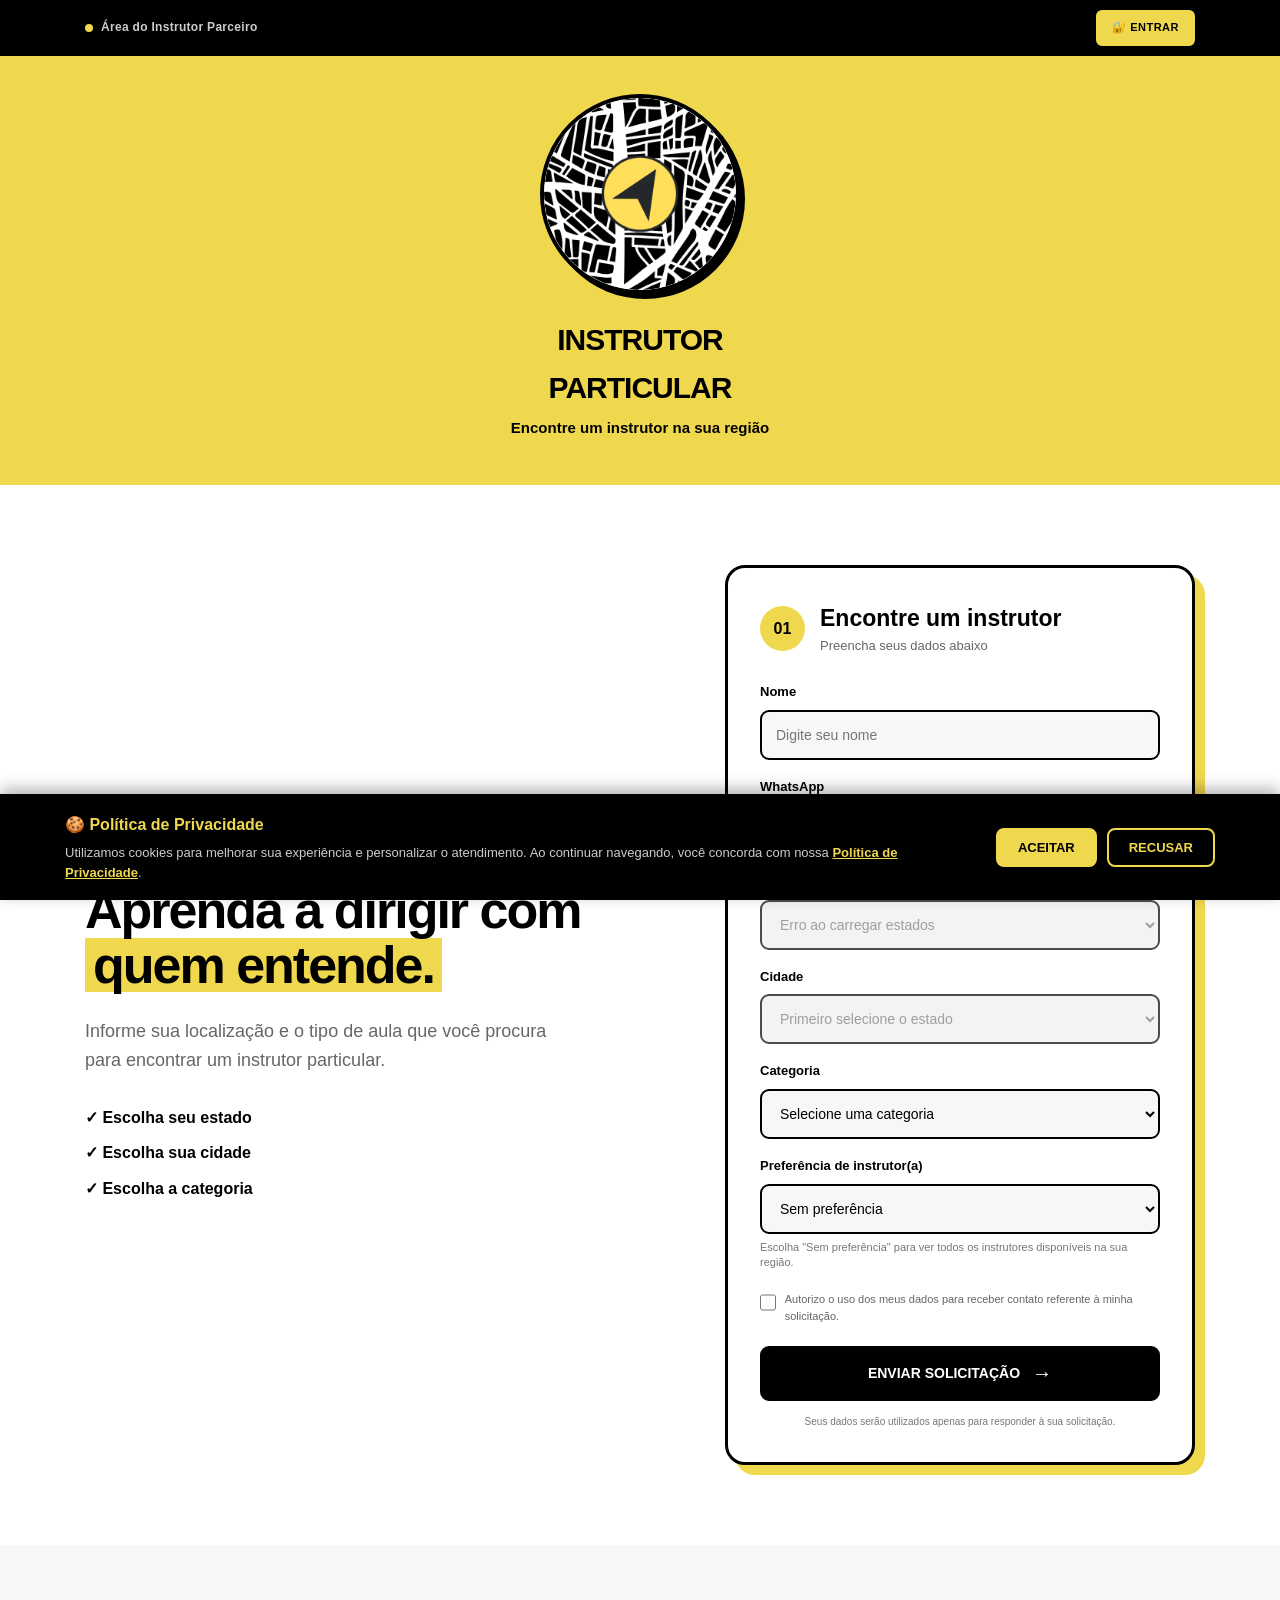
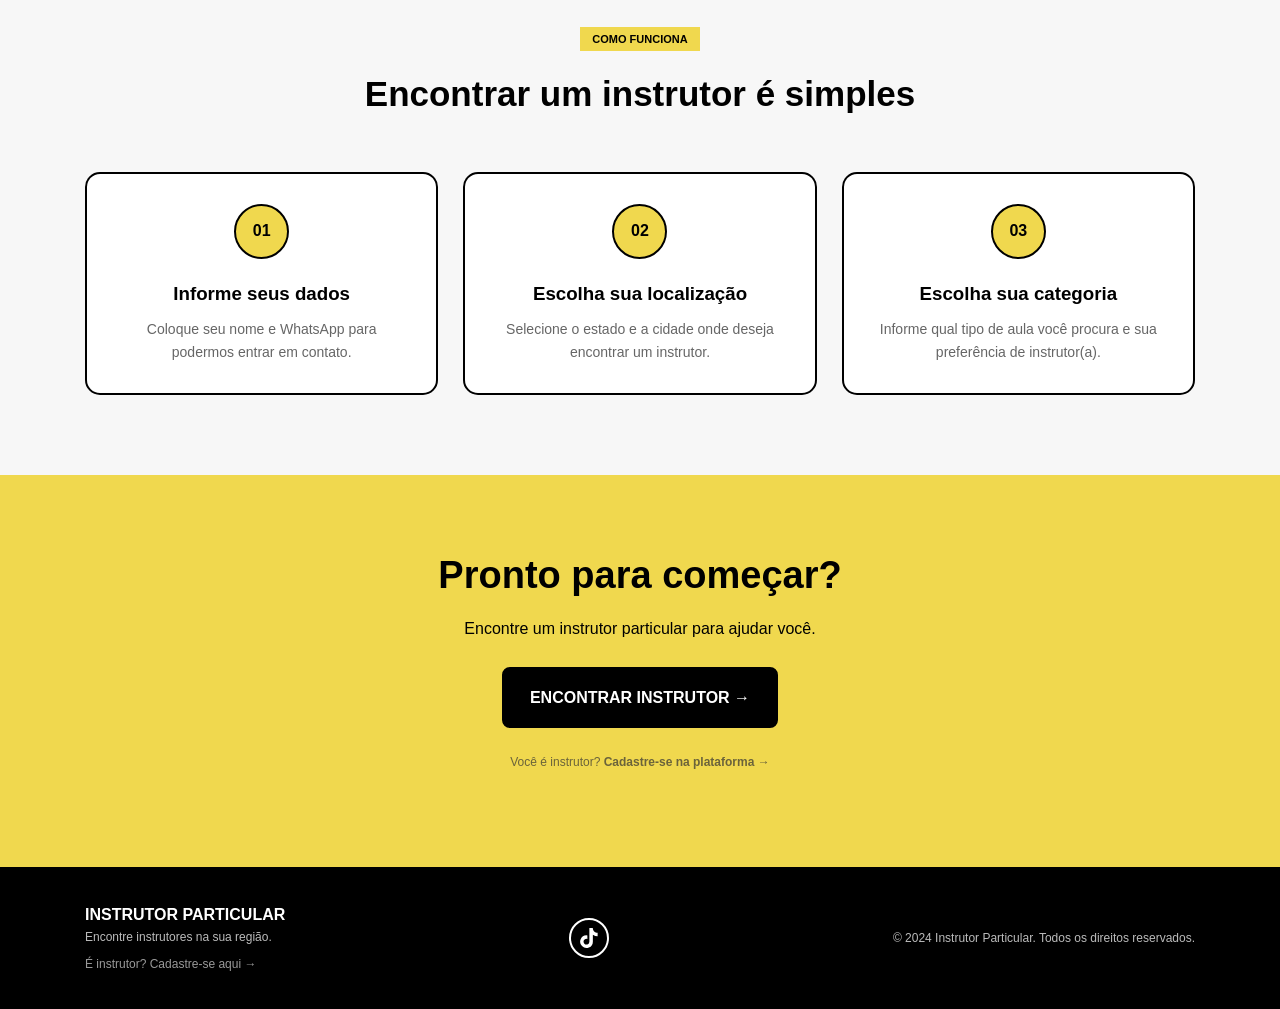
<file: index.html>
<!DOCTYPE html>
<html lang="pt-BR">

<head>
    <meta charset="UTF-8">
    <meta name="viewport" content="width=device-width, initial-scale=1.0">
    <meta name="description" content="Encontre um Instrutor Particular para aulas de direção na sua cidade.">
    <meta name="keywords" content="instrutor particular, instrutor de direção, aula de direção, primeira habilitação, aulas práticas">
    <meta name="author" content="Instrutor Particular">
    <meta name="robots" content="index, follow">
    <title>Instrutor Particular | Encontre um Instrutor na sua Região</title>

    <!-- FAVICON -->
    <link rel="icon" type="image/png" href="logo.png">
    <link rel="apple-touch-icon" href="logo.png">

    <!-- CSS -->
    <link rel="stylesheet" href="style.css">
    <link rel="stylesheet" href="login-topbar.css">

</head>

<body>

    <!-- ========================================
         TOPBAR DE ACESSO DO INSTRUTOR
    ======================================== -->
    <div class="topbar-instrutor" id="topbarInstrutor">
        <div class="container">
            <div class="topbar-msg">
                <span class="dot"></span>
                Área do Instrutor Parceiro
            </div>
            <div class="topbar-actions">
                <div class="topbar-user">
                    <span class="icon-user">👤</span>
                    <span class="name">Olá, Instrutor</span>
                </div>
                <a href="login.html" class="btn-topbar btn-entrar">🔐 ENTRAR</a>
                <a href="painel.html" class="btn-topbar btn-painel">📊 MEU PAINEL</a>
                <a href="#" class="btn-topbar btn-sair">SAIR</a>
            </div>
        </div>
    </div>

    <!-- ========================================
         TOPO
    ======================================== -->

    <header class="header">
        <div class="container">
            <div class="logo-area">
                <div class="logo-circle">
                    <img src="logo.png" alt="Logo Instrutor Particular" width="500" height="500">
                </div>
            </div>

            <div class="brand">
                <h1>INSTRUTOR <span>PARTICULAR</span></h1>
                <p>Encontre um instrutor na sua região</p>
            </div>
        </div>
    </header>

    <!-- ========================================
         CONTEÚDO PRINCIPAL
    ======================================== -->

    <main>

        <!-- ========================================
             HERO
        ======================================== -->

        <section class="hero" id="inicio">
            <div class="container hero-container">

                <!-- TEXTO -->
                <div class="hero-content">
                    <span class="badge">ENCONTRE SEU INSTRUTOR</span>
                    <h2>Aprenda a dirigir com <strong>quem entende.</strong></h2>
                    <p>Informe sua localização e o tipo de aula que você procura para encontrar um instrutor particular.</p>

                    <div class="hero-features">
                        <div>✓ Escolha seu estado</div>
                        <div>✓ Escolha sua cidade</div>
                        <div>✓ Escolha a categoria</div>
                    </div>
                </div>

                <!-- FORMULÁRIO -->
                <div class="form-card" id="formulario">
                    <div class="form-header">
                        <span class="form-number">01</span>
                        <div>
                            <h3>Encontre um instrutor</h3>
                            <p>Preencha seus dados abaixo</p>
                        </div>
                    </div>

                    <!-- FORMULÁRIO COM WEB3FORMS -->
                    <form id="instrutorForm" action="https://api.web3forms.com/submit" method="POST">
                        
                        <!-- Web3Forms Access Key -->
                        <input type="hidden" name="access_key" value="227c6390-1c8f-46a4-afd9-aaa3f2333637">
                        
                        <!-- Redirecionamento -->
                        <input type="hidden" name="redirect" value="https://instrutorparticular.com.br/obrigado.html">
                        
                        <!-- Título do email -->
                        <input type="hidden" name="subject" value="Nova solicitação - Instrutor Particular">
                        
                        <!-- Formato do email -->
                        <input type="hidden" name="from_name" value="Site Instrutor Particular">

                        <!-- NOME -->
                        <div class="form-group">
                            <label for="nome">Nome</label>
                            <input type="text" id="nome" name="Nome" placeholder="Digite seu nome" autocomplete="name" maxlength="100" required>
                        </div>

                        <!-- WHATSAPP -->
                        <div class="form-group">
                            <label for="whatsapp">WhatsApp</label>
                            <input type="tel" id="whatsapp" name="WhatsApp" placeholder="(00) 00000-0000" autocomplete="tel" inputmode="numeric" maxlength="15" required>
                        </div>

                        <!-- ESTADO -->
                        <div class="form-group">
                            <label for="estado">Estado</label>
                            <select id="estado" name="Estado" autocomplete="address-level1" required>
                                <option value="">Selecione o estado</option>
                            </select>
                        </div>

                        <!-- CIDADE -->
                        <div class="form-group">
                            <label for="cidade">Cidade</label>
                            <select id="cidade" name="Cidade" autocomplete="address-level2" disabled required>
                                <option value="">Primeiro selecione o estado</option>
                            </select>
                        </div>

                        <!-- CATEGORIA -->
                        <div class="form-group">
                            <label for="categoria">Categoria</label>
                            <select id="categoria" name="Categoria" required>
                                <option value="">Selecione uma categoria</option>
                                <option value="Primeira habilitação - Carro">🚗 Primeira habilitação - Carro</option>
                                <option value="Primeira habilitação - Moto">🏍️ Primeira habilitação - Moto</option>
                                <option value="Carro + Moto">🚗🏍️ Carro + Moto</option>
                                <option value="Aulas práticas de direção">🚘 Aulas práticas de direção</option>
                                <option value="Preparação para prova prática">📝 Preparação para prova prática</option>
                                <option value="Aulas para habilitados">🔄 Aulas para habilitados</option>
                                <option value="Reciclagem">📚 Reciclagem</option>
                                <option value="Outras">⭐ Outras</option>
                            </select>
                        </div>

                        <!-- PREFERÊNCIA DE INSTRUTOR(A) -->
                        <div class="form-group">
                            <label for="preferencia">Preferência de instrutor(a)</label>
                            <select id="preferencia" name="PreferenciaInstrutor">
                                <option value="Sem preferência">Sem preferência</option>
                                <option value="Instrutor (homem)">Instrutor (homem)</option>
                                <option value="Instrutora (mulher)">Instrutora (mulher)</option>
                            </select>
                            <small style="display:block;margin-top:6px;font-size:11px;color:#777777;line-height:1.4;">
                                Escolha "Sem preferência" para ver todos os instrutores disponíveis na sua região.
                            </small>
                        </div>

                        <!-- AUTORIZAÇÃO -->
                        <div class="terms">
                            <input type="checkbox" id="termos" name="Autorizacao" value="Autorizado" required>
                            <label for="termos">Autorizo o uso dos meus dados para receber contato referente à minha solicitação.</label>
                        </div>

                        <!-- BOTÃO -->
                        <button type="submit" id="submitButton">
                            <span>ENVIAR SOLICITAÇÃO</span>
                            <span class="arrow">→</span>
                        </button>

                        <!-- PRIVACIDADE -->
                        <p class="privacy">Seus dados serão utilizados apenas para responder à sua solicitação.</p>
                    </form>
                </div>

            </div>
        </section>

        <!-- ========================================
             COMO FUNCIONA
        ======================================== -->

        <section class="how" id="como-funciona">
            <div class="container">
                <div class="section-title">
                    <span>COMO FUNCIONA</span>
                    <h2>Encontrar um instrutor é simples</h2>
                </div>

                <div class="steps">
                    <div class="step">
                        <div class="step-number">01</div>
                        <h3>Informe seus dados</h3>
                        <p>Coloque seu nome e WhatsApp para podermos entrar em contato.</p>
                    </div>

                    <div class="step">
                        <div class="step-number">02</div>
                        <h3>Escolha sua localização</h3>
                        <p>Selecione o estado e a cidade onde deseja encontrar um instrutor.</p>
                    </div>

                    <div class="step">
                        <div class="step-number">03</div>
                        <h3>Escolha sua categoria</h3>
                        <p>Informe qual tipo de aula você procura e sua preferência de instrutor(a).</p>
                    </div>
                </div>
            </div>
        </section>

        <!-- ========================================
             CHAMADA FINAL
        ======================================== -->

        <section class="cta">
            <div class="container">
                <h2>Pronto para começar?</h2>
                <p>Encontre um instrutor particular para ajudar você.</p>
                <a href="#formulario" class="cta-button">ENCONTRAR INSTRUTOR →</a>

                <!-- LINK DISCRETO PARA INSTRUTORES -->
                <p style="margin-top:25px;font-size:12px;">
                    <a href="cadastro-instrutor.html" style="color:#333333;text-decoration:none;opacity:0.7;transition:0.3s;" onmouseover="this.style.opacity='1';this.style.color='#000000'" onmouseout="this.style.opacity='0.7';this.style.color='#333333'">
                        Você é instrutor? <strong>Cadastre-se na plataforma →</strong>
                    </a>
                </p>
            </div>
        </section>

    </main>

    <!-- ========================================
     RODAPÉ
	======================================== -->

	<footer class="footer">
    <div class="container">
        <div>
            <strong>INSTRUTOR PARTICULAR</strong>
            <p>Encontre instrutores na sua região.</p>

            <!-- LINK DISCRETO PARA CADASTRO DE INSTRUTOR -->
            <p style="margin-top:8px;font-size:12px;">
                <a href="cadastro-instrutor.html" style="color:#999999;text-decoration:none;transition:0.3s;" onmouseover="this.style.color='#F0D84E'" onmouseout="this.style.color='#999999'">
                    É instrutor? Cadastre-se aqui →
                </a>
            </p>
        </div>
        
        <div class="social-links">
            <a href="https://www.tiktok.com/@instrutorparticularofc" target="_blank" rel="noopener noreferrer" class="social-icon tiktok" aria-label="TikTok">
                <svg width="24" height="24" viewBox="0 0 24 24" fill="currentColor" xmlns="http://www.w3.org/2000/svg">
                    <path d="M19.59 6.69a4.83 4.83 0 0 1-3.77-4.25V2h-3.45v13.67a2.89 2.89 0 0 1-5.2 1.74 2.89 2.89 0 0 1 2.31-4.64 2.93 2.93 0 0 1 .88.13V9.4a6.84 6.84 0 0 0-1-.05A6.33 6.33 0 0 0 5 20.1a6.34 6.34 0 0 0 10.86-4.43v-7a8.16 8.16 0 0 0 4.77 1.52v-3.4a4.85 4.85 0 0 1-1-.1z"/>
                </svg>
            </a>
        </div>
        
        <p class="copyright">© 2024 Instrutor Particular. Todos os direitos reservados.</p>
    </div>
	</footer>

    <!-- JAVASCRIPT -->
    <script src="script.js"></script>
    <script src="login-topbar.js"></script>

    <!-- BANNER LGPD / COOKIES -->
    <div id="lgpd-banner" class="lgpd-banner" style="display: none;">
        <div class="lgpd-content">
            <div class="lgpd-text">
                <strong>🍪 Política de Privacidade</strong>
                <p>Utilizamos cookies para melhorar sua experiência e personalizar o atendimento. Ao continuar navegando, você concorda com nossa <a href="politica-de-privacidade.html" class="lgpd-link">Política de Privacidade</a>.</p>
            </div>
            <div class="lgpd-actions">
                <button id="lgpd-accept" class="lgpd-btn lgpd-accept">ACEITAR</button>
                <button id="lgpd-reject" class="lgpd-btn lgpd-reject">RECUSAR</button>
            </div>
        </div>
    </div>

    <!-- CSS do Banner -->
    <style>
        .lgpd-banner {
            position: fixed;
            bottom: 0;
            left: 0;
            right: 0;
            z-index: 9999;
            background: #000000;
            color: #FFFFFF;
            padding: 18px 20px;
            box-shadow: 0 -5px 15px rgba(0,0,0,0.3);
            display: none;
        }

        .lgpd-content {
            max-width: 1150px;
            margin: auto;
            display: flex;
            justify-content: space-between;
            align-items: center;
            gap: 20px;
            flex-wrap: wrap;
        }

        .lgpd-text {
            flex: 1;
            min-width: 250px;
        }

        .lgpd-text strong {
            display: block;
            font-size: 16px;
            margin-bottom: 5px;
            color: #F0D84E;
        }

        .lgpd-text p {
            font-size: 13px;
            color: #CCCCCC;
            line-height: 1.5;
            margin: 0;
        }

        .lgpd-link {
            color: #F0D84E;
            text-decoration: underline;
            font-weight: bold;
        }

        .lgpd-link:hover {
            color: #FFFFFF;
        }

        .lgpd-actions {
            display: flex;
            gap: 10px;
            flex-shrink: 0;
        }

        .lgpd-btn {
            padding: 10px 20px;
            border: 2px solid #F0D84E;
            border-radius: 8px;
            font-weight: 900;
            font-size: 13px;
            cursor: pointer;
            transition: 0.2s;
            text-transform: uppercase;
        }

        .lgpd-accept {
            background: #F0D84E;
            color: #000000;
        }

        .lgpd-accept:hover {
            background: #FFFFFF;
            border-color: #FFFFFF;
        }

        .lgpd-reject {
            background: transparent;
            color: #F0D84E;
        }

        .lgpd-reject:hover {
            background: rgba(240, 216, 78, 0.1);
        }

        @media (max-width: 600px) {
            .lgpd-content {
                flex-direction: column;
                text-align: center;
            }
            .lgpd-actions {
                width: 100%;
                justify-content: center;
            }
            .lgpd-btn {
                flex: 1;
            }
        }
    </style>

    <!-- JavaScript do Banner -->
    <script>
        (function() {
            "use strict";

            const LGPD_KEY = "lgpd_consentimento";
            const banner = document.getElementById("lgpd-banner");
            const btnAccept = document.getElementById("lgpd-accept");
            const btnReject = document.getElementById("lgpd-reject");

            const decisao = localStorage.getItem(LGPD_KEY);

            if (!decisao) {
                setTimeout(function() {
                    banner.style.display = "block";
                }, 1000);
            }

            btnAccept.addEventListener("click", function() {
                localStorage.setItem(LGPD_KEY, "aceito");
                banner.style.display = "none";
                console.log("✅ Usuário aceitou os cookies");
            });

            btnReject.addEventListener("click", function() {
                localStorage.setItem(LGPD_KEY, "recusado");
                banner.style.display = "none";
                console.log("❌ Usuário recusou os cookies");
            });

        })();
    </script>

</body>

</html>
</file>
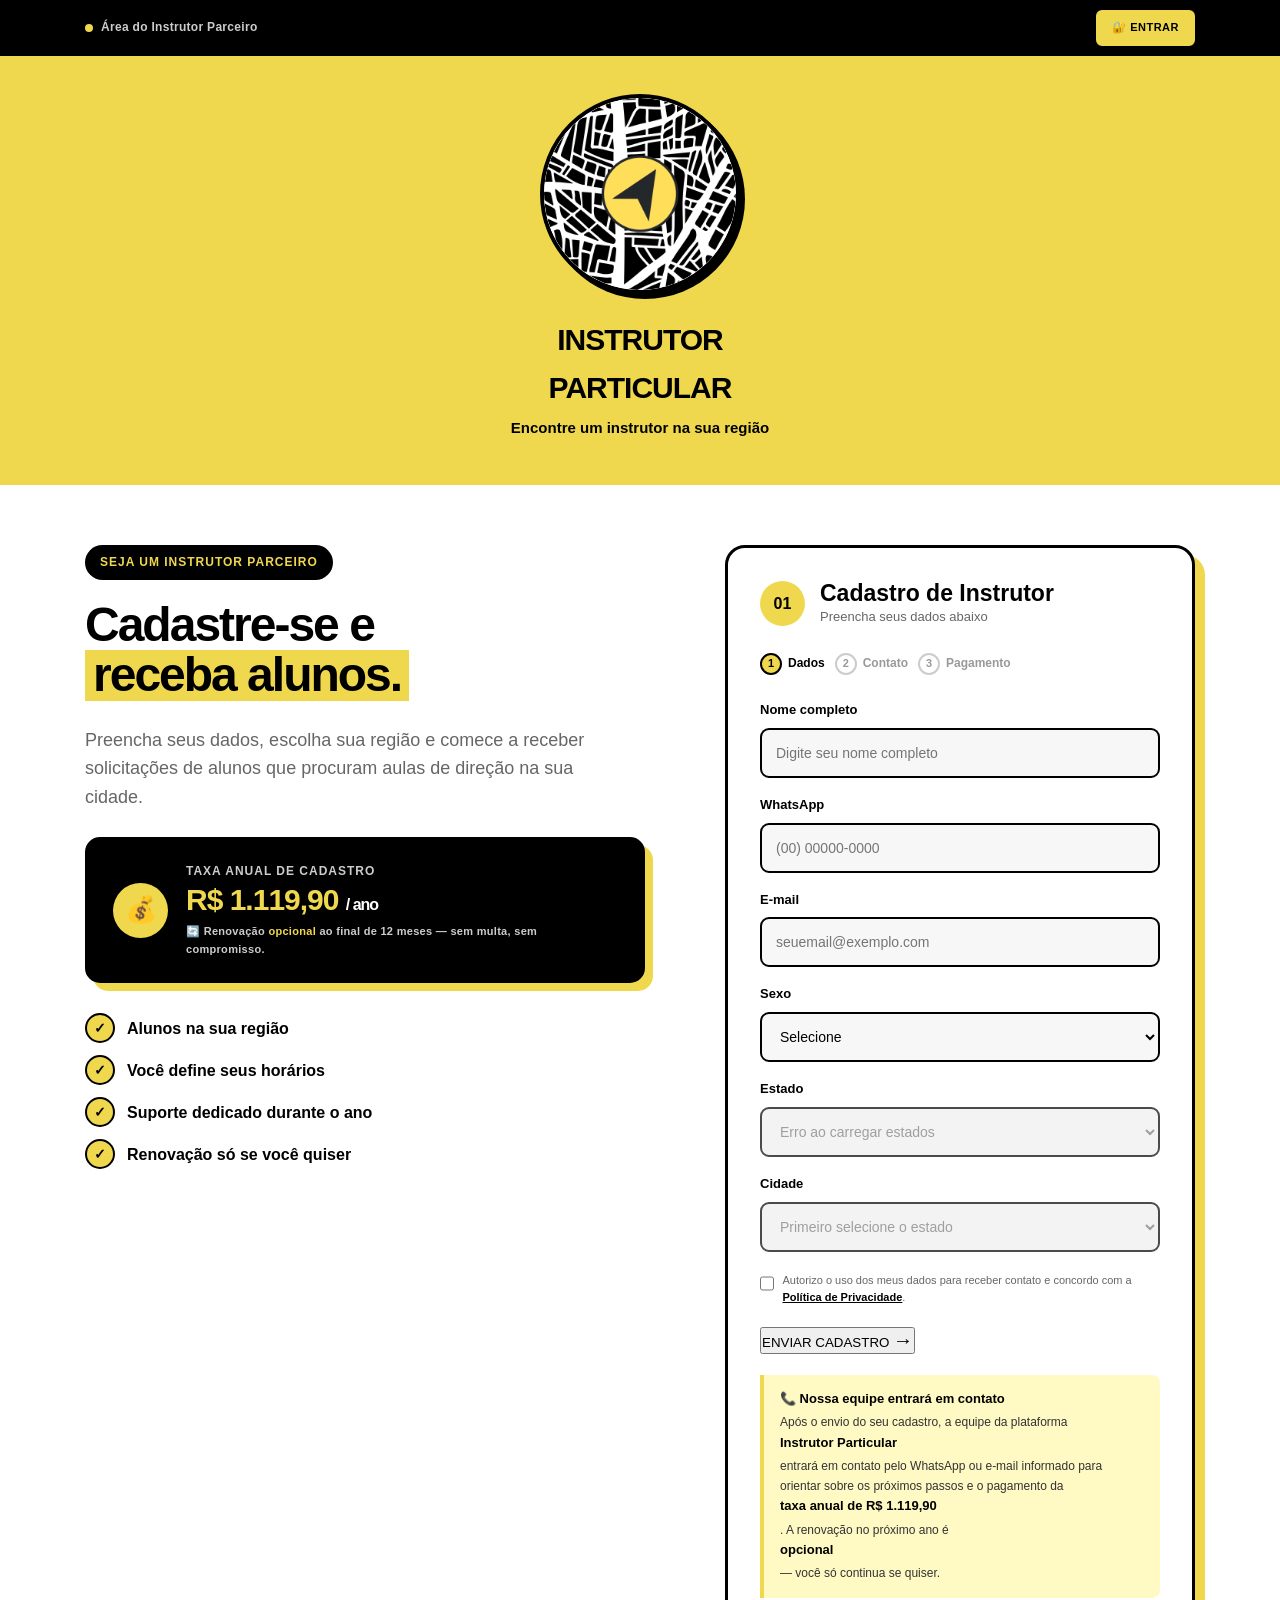
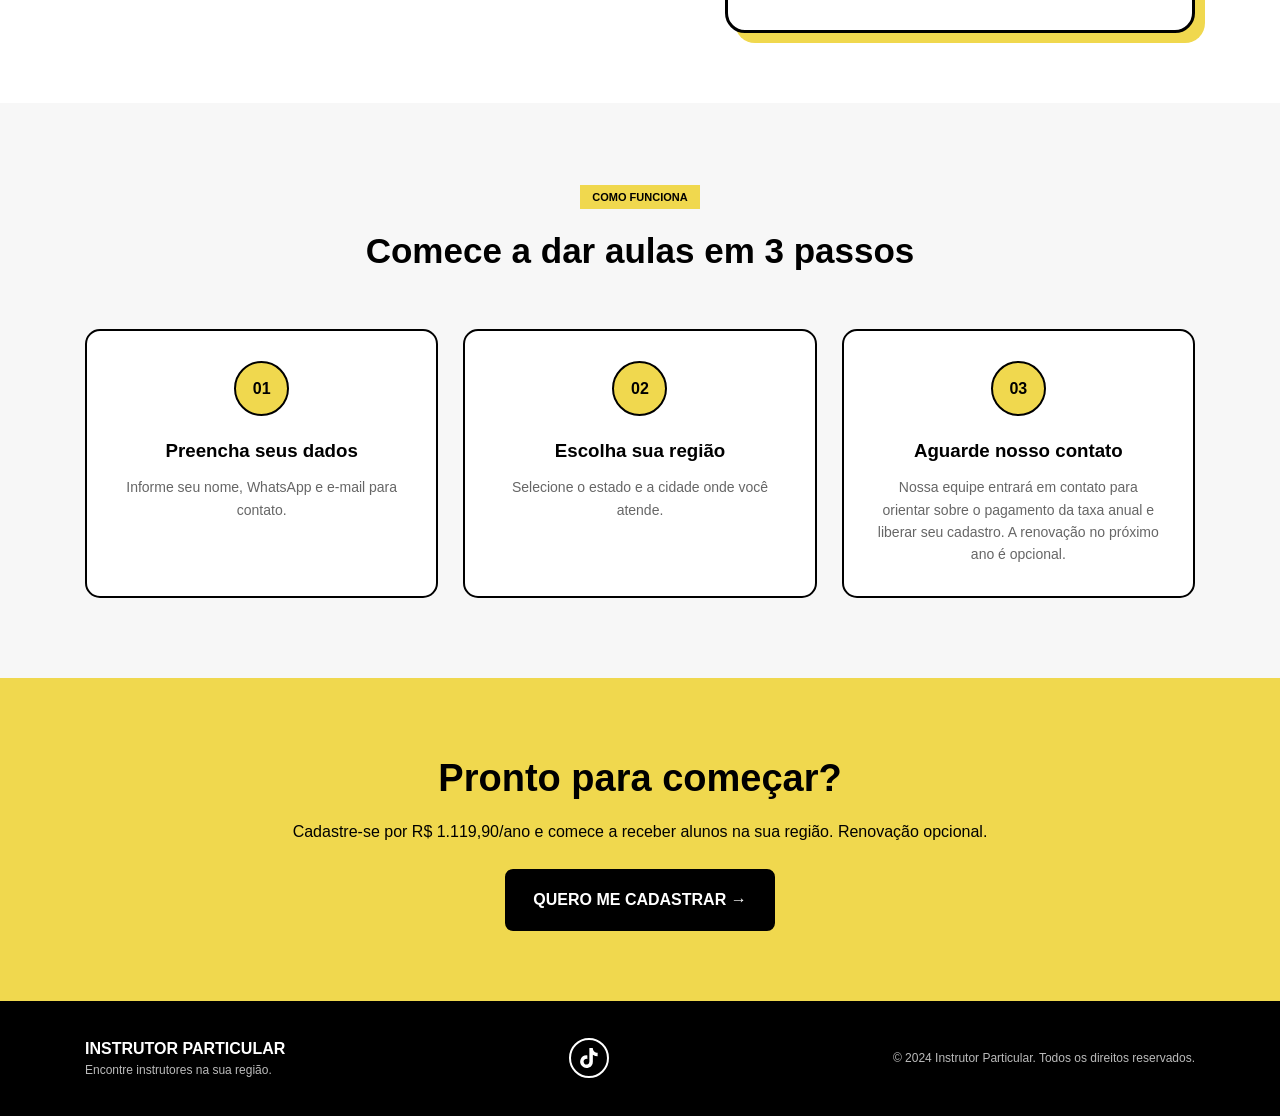
<file: cadastro-instrutor.html>
<!DOCTYPE html>
<html lang="pt-BR">

<head>
    <meta charset="UTF-8">
    <meta name="viewport" content="width=device-width, initial-scale=1.0">
    <meta name="description" content="Cadastre-se como instrutor particular por R$ 1.119,90/ano e comece a receber alunos na sua região. Renovação opcional.">
    <meta name="keywords" content="cadastro instrutor, instrutor particular, aulas de direção, parceiro, instrutor de trânsito">
    <meta name="author" content="Instrutor Particular">
    <meta name="robots" content="index, follow">
    <title>Cadastro de Instrutor | Instrutor Particular</title>

    <!-- FAVICON -->
    <link rel="icon" type="image/png" href="logo.png">
    <link rel="apple-touch-icon" href="logo.png">

    <!-- CSS principal -->
    <link rel="stylesheet" href="style.css">
    <link rel="stylesheet" href="login-topbar.css">

    <style>
        /* ========================================
           AJUSTES ESPECÍFICOS PARA A PÁGINA DE CADASTRO
        ======================================== */

        .cadastro-hero {
            background: #FFFFFF;
            padding: 60px 0 70px;
        }

        .cadastro-hero .container {
            display: grid;
            grid-template-columns: 1fr 470px;
            gap: 80px;
            align-items: start;
        }

        .cadastro-content {
            max-width: 560px;
        }

        .cadastro-content .badge {
            background: #000000;
            color: #F0D84E;
            display: inline-block;
            padding: 8px 15px;
            border-radius: 50px;
            font-size: 12px;
            font-weight: 900;
            letter-spacing: 1px;
            margin-bottom: 20px;
        }

        .cadastro-content h2 {
            font-size: 48px;
            line-height: 1.05;
            letter-spacing: -2px;
            margin-bottom: 25px;
        }

        .cadastro-content h2 strong {
            display: block;
            background: #F0D84E;
            padding: 0 8px;
            width: fit-content;
        }

        .cadastro-content > p {
            color: #666666;
            font-size: 18px;
            max-width: 500px;
            margin-bottom: 25px;
        }

        /* BLOCO DE PREÇO */
        .preco-box {
            background: #000000;
            color: #FFFFFF;
            border-radius: 15px;
            padding: 22px 25px;
            margin-bottom: 30px;
            display: flex;
            align-items: center;
            gap: 18px;
            border: 3px solid #000000;
            box-shadow: 8px 8px 0 #F0D84E;
        }

        .preco-icone {
            width: 55px;
            height: 55px;
            background: #F0D84E;
            border-radius: 50%;
            display: flex;
            align-items: center;
            justify-content: center;
            font-size: 26px;
            flex-shrink: 0;
        }

        .preco-info small {
            display: block;
            font-size: 12px;
            color: #CCCCCC;
            font-weight: 700;
            letter-spacing: 1px;
            margin-bottom: 4px;
        }

        .preco-valor {
            font-size: 30px;
            font-weight: 900;
            color: #F0D84E;
            letter-spacing: -1px;
            line-height: 1;
        }

        .preco-valor span {
            font-size: 16px;
            color: #FFFFFF;
            font-weight: 700;
        }

        .preco-obs {
            margin-top: 8px;
            font-size: 11px;
            color: #CCCCCC;
            font-weight: 600;
            letter-spacing: 0.3px;
        }

        .preco-obs strong {
            color: #F0D84E;
        }

        .beneficios-lista {
            list-style: none;
            margin-bottom: 20px;
        }

        .beneficios-lista li {
            display: flex;
            align-items: center;
            gap: 12px;
            font-weight: 700;
            margin-bottom: 12px;
            font-size: 16px;
        }

        .beneficios-lista li::before {
            content: "✓";
            display: inline-flex;
            align-items: center;
            justify-content: center;
            width: 26px;
            height: 26px;
            background: #F0D84E;
            border: 2px solid #000000;
            border-radius: 50%;
            font-weight: 900;
            font-size: 14px;
            flex-shrink: 0;
        }

        /* Card de cadastro */
        .cadastro-card {
            background: #FFFFFF;
            border: 3px solid #000000;
            border-radius: 20px;
            padding: 32px;
            box-shadow: 10px 10px 0 #F0D84E;
        }

        .cadastro-card .form-header {
            display: flex;
            align-items: center;
            gap: 15px;
            margin-bottom: 25px;
        }

        .cadastro-card .form-number {
            width: 45px;
            height: 45px;
            background: #F0D84E;
            border-radius: 50%;
            display: flex;
            align-items: center;
            justify-content: center;
            font-weight: 900;
            flex-shrink: 0;
        }

        .cadastro-card .form-header h3 {
            font-size: 23px;
            line-height: 1.2;
        }

        .cadastro-card .form-header p {
            color: #666666;
            font-size: 13px;
        }

        /* Etapas */
        .etapas {
            display: flex;
            gap: 10px;
            margin-bottom: 25px;
            flex-wrap: wrap;
        }

        .etapa-item {
            display: flex;
            align-items: center;
            gap: 6px;
            font-size: 12px;
            font-weight: 700;
            color: #999999;
        }

        .etapa-item.ativa {
            color: #000000;
        }

        .etapa-item .num {
            width: 22px;
            height: 22px;
            border-radius: 50%;
            border: 2px solid #CCCCCC;
            display: flex;
            align-items: center;
            justify-content: center;
            font-size: 11px;
            font-weight: 900;
        }

        .etapa-item.ativa .num {
            background: #F0D84E;
            border-color: #000000;
        }

        /* Aviso de contato */
        .aviso-contato {
            background: #FFF9C4;
            border-left: 4px solid #F0D84E;
            padding: 14px 16px;
            border-radius: 0 8px 8px 0;
            margin: 20px 0 0;
            font-size: 12px;
            color: #333;
            line-height: 1.6;
        }

        .aviso-contato strong {
            color: #000;
            display: block;
            margin-bottom: 4px;
            font-size: 13px;
        }

        /* Responsivo */
        @media (max-width: 900px) {
            .cadastro-hero .container {
                grid-template-columns: 1fr;
                gap: 50px;
            }

            .cadastro-content {
                max-width: 700px;
                margin: auto;
                text-align: center;
            }

            .cadastro-content h2 strong {
                margin: auto;
            }

            .cadastro-content > p {
                margin-left: auto;
                margin-right: auto;
            }

            .preco-box {
                max-width: 400px;
                margin-left: auto;
                margin-right: auto;
                text-align: left;
            }

            .beneficios-lista li {
                justify-content: center;
            }

            .cadastro-card {
                max-width: 550px;
                width: 100%;
                margin: auto;
            }
        }

        @media (max-width: 650px) {
            .cadastro-hero {
                padding: 40px 0 55px;
            }

            .cadastro-content h2 {
                font-size: 34px;
            }

            .cadastro-content > p {
                font-size: 16px;
            }

            .preco-valor {
                font-size: 26px;
            }

            .cadastro-card {
                padding: 23px 18px;
                box-shadow: 6px 6px 0 #F0D84E;
            }

            .beneficios-lista li {
                font-size: 14px;
                justify-content: flex-start;
            }
        }
    </style>
</head>

<body>

    <!-- ========================================
         TOPBAR DE ACESSO DO INSTRUTOR
    ======================================== -->
    <div class="topbar-instrutor" id="topbarInstrutor">
        <div class="container">
            <div class="topbar-msg">
                <span class="dot"></span>
                Área do Instrutor Parceiro
            </div>
            <div class="topbar-actions">
                <div class="topbar-user">
                    <span class="icon-user">👤</span>
                    <span class="name">Olá, Instrutor</span>
                </div>
                <a href="login.html" class="btn-topbar btn-entrar">🔐 ENTRAR</a>
                <a href="painel.html" class="btn-topbar btn-painel">📊 MEU PAINEL</a>
                <a href="#" class="btn-topbar btn-sair">SAIR</a>
            </div>
        </div>
    </div>

    <!-- ========================================
         TOPO
    ======================================== -->

    <header class="header">
        <div class="container">
            <div class="logo-area">
                <div class="logo-circle">
                    <img src="logo.png" alt="Logo Instrutor Particular" width="500" height="500">
                </div>
            </div>

            <div class="brand">
                <h1>INSTRUTOR <span>PARTICULAR</span></h1>
                <p>Encontre um instrutor na sua região</p>
            </div>
        </div>
    </header>

    <!-- ========================================
         CONTEÚDO PRINCIPAL
    ======================================== -->

    <main>

        <!-- HERO / CADASTRO -->
        <section class="cadastro-hero">
            <div class="container">

                <!-- TEXTO -->
                <div class="cadastro-content">
                    <span class="badge">SEJA UM INSTRUTOR PARCEIRO</span>
                    <h2>Cadastre-se e <strong>receba alunos.</strong></h2>
                    <p>Preencha seus dados, escolha sua região e comece a receber solicitações de alunos que procuram aulas de direção na sua cidade.</p>

                    <!-- BLOCO DE PREÇO -->
                    <div class="preco-box">
                        <div class="preco-icone">💰</div>
                        <div class="preco-info">
                            <small>TAXA ANUAL DE CADASTRO</small>
                            <div class="preco-valor">
                                R$ 1.119,90 <span>/ ano</span>
                            </div>
                            <div class="preco-obs">
                                🔄 Renovação <strong>opcional</strong> ao final de 12 meses — sem multa, sem compromisso.
                            </div>
                        </div>
                    </div>

                    <ul class="beneficios-lista">
                        <li>Alunos na sua região</li>
                        <li>Você define seus horários</li>
                        <li>Suporte dedicado durante o ano</li>
                        <li>Renovação só se você quiser</li>
                    </ul>
                </div>

                <!-- CARD DE CADASTRO -->
                <div class="cadastro-card" id="cadastro">

                    <div class="form-header">
                        <span class="form-number">01</span>
                        <div>
                            <h3>Cadastro de Instrutor</h3>
                            <p>Preencha seus dados abaixo</p>
                        </div>
                    </div>

                    <!-- ETAPAS -->
                    <div class="etapas">
                        <div class="etapa-item ativa">
                            <span class="num">1</span> Dados
                        </div>
                        <div class="etapa-item">
                            <span class="num">2</span> Contato
                        </div>
                        <div class="etapa-item">
                            <span class="num">3</span> Pagamento
                        </div>
                    </div>

                    <!-- FORMULÁRIO -->
                    <form id="instrutorCadastroForm" action="https://api.web3forms.com/submit" method="POST">

                        <!-- Web3Forms Access Key -->
                        <input type="hidden" name="access_key" value="8fead6da-abb5-4d38-a2cb-5f6d89427413">

                        <!-- Título do email -->
                        <input type="hidden" name="subject" value="Novo cadastro de instrutor - Instrutor Particular">

                        <!-- Nome do remetente -->
                        <input type="hidden" name="from_name" value="Site Instrutor Particular">

                        <!-- NOME -->
                        <div class="form-group">
                            <label for="nomeInstrutor">Nome completo</label>
                            <input type="text" id="nomeInstrutor" name="NomeInstrutor" placeholder="Digite seu nome completo" autocomplete="name" maxlength="100" required>
                        </div>

                        <!-- WHATSAPP -->
                        <div class="form-group">
                            <label for="whatsappInstrutor">WhatsApp</label>
                            <input type="tel" id="whatsappInstrutor" name="WhatsAppInstrutor" placeholder="(00) 00000-0000" autocomplete="tel" inputmode="numeric" maxlength="15" required>
                        </div>

                        <!-- EMAIL -->
                        <div class="form-group">
                            <label for="emailInstrutor">E-mail</label>
                            <input type="email" id="emailInstrutor" name="EmailInstrutor" placeholder="seuemail@exemplo.com" autocomplete="email" maxlength="100" required>
                        </div>

                        <!-- SEXO -->
                        <div class="form-group">
                            <label for="sexoInstrutor">Sexo</label>
                            <select id="sexoInstrutor" name="SexoInstrutor" required>
                                <option value="">Selecione</option>
                                <option value="Masculino">Masculino</option>
                                <option value="Feminino">Feminino</option>
                                <option value="Prefiro não informar">Prefiro não informar</option>
                            </select>
                        </div>

                        <!-- ESTADO -->
                        <div class="form-group">
                            <label for="estadoInstrutor">Estado</label>
                            <select id="estadoInstrutor" name="EstadoInstrutor" autocomplete="address-level1" required>
                                <option value="">Selecione o estado</option>
                            </select>
                        </div>

                        <!-- CIDADE -->
                        <div class="form-group">
                            <label for="cidadeInstrutor">Cidade</label>
                            <select id="cidadeInstrutor" name="CidadeInstrutor" autocomplete="address-level2" disabled required>
                                <option value="">Primeiro selecione o estado</option>
                            </select>
                        </div>

                        <!-- AUTORIZAÇÃO -->
                        <div class="terms">
                            <input type="checkbox" id="termosInstrutor" name="AutorizacaoInstrutor" value="Autorizado" required>
                            <label for="termosInstrutor">Autorizo o uso dos meus dados para receber contato e concordo com a <a href="politica-de-privacidade.html" target="_blank" style="color:#000;font-weight:bold;">Política de Privacidade</a>.</label>
                        </div>

                        <!-- BOTÃO -->
                        <button type="submit" id="submitInstrutorButton">
                            <span>ENVIAR CADASTRO</span>
                            <span class="arrow">→</span>
                        </button>

                        <!-- AVISO DE CONTATO -->
                        <div class="aviso-contato">
                            <strong>📞 Nossa equipe entrará em contato</strong>
                            Após o envio do seu cadastro, a equipe da plataforma <strong>Instrutor Particular</strong> entrará em contato pelo WhatsApp ou e-mail informado para orientar sobre os próximos passos e o pagamento da <strong>taxa anual de R$ 1.119,90</strong>. A renovação no próximo ano é <strong>opcional</strong> — você só continua se quiser.
                        </div>

                    </form>
                </div>

            </div>
        </section>

        <!-- COMO FUNCIONA -->
        <section class="how" id="como-funciona-instrutor">
            <div class="container">
                <div class="section-title">
                    <span>COMO FUNCIONA</span>
                    <h2>Comece a dar aulas em 3 passos</h2>
                </div>

                <div class="steps">
                    <div class="step">
                        <div class="step-number">01</div>
                        <h3>Preencha seus dados</h3>
                        <p>Informe seu nome, WhatsApp e e-mail para contato.</p>
                    </div>

                    <div class="step">
                        <div class="step-number">02</div>
                        <h3>Escolha sua região</h3>
                        <p>Selecione o estado e a cidade onde você atende.</p>
                    </div>

                    <div class="step">
                        <div class="step-number">03</div>
                        <h3>Aguarde nosso contato</h3>
                        <p>Nossa equipe entrará em contato para orientar sobre o pagamento da taxa anual e liberar seu cadastro. A renovação no próximo ano é opcional.</p>
                    </div>
                </div>
            </div>
        </section>

        <!-- CTA FINAL -->
        <section class="cta">
            <div class="container">
                <h2>Pronto para começar?</h2>
                <p>Cadastre-se por R$ 1.119,90/ano e comece a receber alunos na sua região. Renovação opcional.</p>
                <a href="#cadastro" class="cta-button">QUERO ME CADASTRAR →</a>
            </div>
        </section>

    </main>

    <!-- ========================================
         RODAPÉ
    ======================================== -->

    <footer class="footer">
        <div class="container">
            <div>
                <strong>INSTRUTOR PARTICULAR</strong>
                <p>Encontre instrutores na sua região.</p>
            </div>

            <div class="social-links">
                <a href="https://www.tiktok.com/@instrutorparticularofc" target="_blank" rel="noopener noreferrer" class="social-icon tiktok" aria-label="TikTok">
                    <svg width="24" height="24" viewBox="0 0 24 24" fill="currentColor" xmlns="http://www.w3.org/2000/svg">
                        <path d="M19.59 6.69a4.83 4.83 0 0 1-3.77-4.25V2h-3.45v13.67a2.89 2.89 0 0 1-5.2 1.74 2.89 2.89 0 0 1 2.31-4.64 2.93 2.93 0 0 1 .88.13V9.4a6.84 6.84 0 0 0-1-.05A6.33 6.33 0 0 0 5 20.1a6.34 6.34 0 0 0 10.86-4.43v-7a8.16 8.16 0 0 0 4.77 1.52v-3.4a4.85 4.85 0 0 1-1-.1z"/>
                    </svg>
                </a>
            </div>

            <p class="copyright">© 2024 Instrutor Particular. Todos os direitos reservados.</p>
        </div>
    </footer>

    <!-- ========================================
         SCRIPT DO CADASTRO COM WEB3FORMS
         + FILTRO DE CIDADES BLOQUEADAS
    ======================================== -->

    <script>
        "use strict";

        (function() {
            /* ========================================
               ELEMENTOS
            ======================================== */

            const estadoSelect = document.getElementById("estadoInstrutor");
            const cidadeSelect = document.getElementById("cidadeInstrutor");
            const whatsappInput = document.getElementById("whatsappInstrutor");
            const form = document.getElementById("instrutorCadastroForm");
            const submitButton = document.getElementById("submitInstrutorButton");

            /* ========================================
               API DO IBGE
            ======================================== */

            const API_IBGE = "https://servicodados.ibge.gov.br/api/v1/localidades";

            /* ========================================
               CIDADES BLOQUEADAS (vindas do JSON externo)
            ======================================== */

            let CIDADES_BLOQUEADAS = [];

            async function carregarCidadesBloqueadas() {
                try {
                    const resposta = await fetch("cidades-bloqueadas.json?t=" + Date.now());

                    if (!resposta.ok) {
                        throw new Error("Arquivo cidades-bloqueadas.json não encontrado.");
                    }

                    const dados = await resposta.json();
                    CIDADES_BLOQUEADAS = Array.isArray(dados.bloqueadas) ? dados.bloqueadas : [];

                    console.log(`🔒 ${CIDADES_BLOQUEADAS.length} cidade(s) bloqueada(s):`, CIDADES_BLOQUEADAS);

                } catch (erro) {
                    console.warn("⚠️ Não foi possível carregar cidades-bloqueadas.json. Nenhuma cidade será bloqueada.", erro);
                    CIDADES_BLOQUEADAS = [];
                }
            }

            /* ========================================
               CARREGAR ESTADOS
            ======================================== */

            async function carregarEstados() {
                try {
                    estadoSelect.disabled = true;
                    estadoSelect.innerHTML = `<option value="">Carregando estados...</option>`;

                    const resposta = await fetch(`${API_IBGE}/estados?orderBy=nome`);

                    if (!resposta.ok) {
                        throw new Error("Não foi possível carregar os estados.");
                    }

                    const estados = await resposta.json();

                    estadoSelect.innerHTML = `<option value="">Selecione o estado</option>`;

                    estados.forEach(estado => {
                        const option = document.createElement("option");
                        option.value = estado.sigla;
                        option.textContent = `${estado.nome} (${estado.sigla})`;
                        estadoSelect.appendChild(option);
                    });

                    estadoSelect.disabled = false;

                } catch (erro) {
                    console.error("Erro ao carregar estados:", erro);
                    estadoSelect.innerHTML = `<option value="">Erro ao carregar estados</option>`;
                    estadoSelect.disabled = true;
                }
            }

            /* ========================================
               CARREGAR CIDADES (com filtro de bloqueadas)
            ======================================== */

            async function carregarCidades(uf) {
                cidadeSelect.disabled = true;
                cidadeSelect.innerHTML = `<option value="">Carregando cidades...</option>`;

                try {
                    const resposta = await fetch(`${API_IBGE}/estados/${uf}/municipios?orderBy=nome`);

                    if (!resposta.ok) {
                        throw new Error("Não foi possível carregar as cidades.");
                    }

                    const cidades = await resposta.json();

                    cidadeSelect.innerHTML = `<option value="">Selecione a cidade</option>`;

                    let totalBloqueadas = 0;

                    cidades.forEach(cidade => {
                        const chave = `${cidade.nome}-${uf}`;

                        /* ⛔ PULA cidades bloqueadas */
                        if (CIDADES_BLOQUEADAS.includes(chave)) {
                            totalBloqueadas++;
                            return;
                        }

                        const option = document.createElement("option");
                        option.value = cidade.nome;
                        option.textContent = cidade.nome;
                        cidadeSelect.appendChild(option);
                    });

                    if (totalBloqueadas > 0) {
                        console.log(`🔒 ${totalBloqueadas} cidade(s) bloqueada(s) em ${uf}.`);
                    }

                    /* Se TODAS as cidades do estado estiverem bloqueadas */
                    if (cidadeSelect.options.length === 1) {
                        cidadeSelect.innerHTML = `<option value="">Nenhuma cidade disponível neste estado</option>`;
                        cidadeSelect.disabled = true;
                        return;
                    }

                    cidadeSelect.disabled = false;

                } catch (erro) {
                    console.error("Erro ao carregar cidades:", erro);
                    cidadeSelect.innerHTML = `<option value="">Erro ao carregar cidades</option>`;
                    cidadeSelect.disabled = true;
                }
            }

            /* ========================================
               QUANDO O ESTADO MUDAR
            ======================================== */

            estadoSelect.addEventListener("change", function() {
                const uf = this.value;

                if (!uf) {
                    cidadeSelect.disabled = true;
                    cidadeSelect.innerHTML = `<option value="">Primeiro selecione o estado</option>`;
                    return;
                }

                carregarCidades(uf);
            });

            /* ========================================
               MÁSCARA DO WHATSAPP
            ======================================== */

            whatsappInput.addEventListener("input", function() {
                let numero = this.value.replace(/\D/g, "");
                numero = numero.substring(0, 11);

                if (numero.length === 0) {
                    this.value = "";
                    return;
                }

                if (numero.length <= 2) {
                    this.value = `(${numero}`;
                } else if (numero.length <= 7) {
                    this.value = `(${numero.substring(0, 2)}) ${numero.substring(2)}`;
                } else {
                    this.value = `(${numero.substring(0, 2)}) ${numero.substring(2, 7)}-${numero.substring(7)}`;
                }
            });

            /* ========================================
               ENVIO DO FORMULÁRIO (WEB3FORMS)
            ======================================== */

            form.addEventListener("submit", function(event) {
                event.preventDefault();

                /* VALIDAR WHATSAPP */
                const numero = whatsappInput.value.replace(/\D/g, "");

                if (numero.length !== 11) {
                    alert("Informe um número de WhatsApp válido com DDD.");
                    whatsappInput.focus();
                    return;
                }

                /* VERIFICAR SEXO */
                const sexo = document.getElementById("sexoInstrutor");
                if (!sexo.value) {
                    alert("Selecione o sexo.");
                    sexo.focus();
                    return;
                }

                /* VERIFICAR ESTADO */
                if (!estadoSelect.value) {
                    alert("Selecione o seu estado.");
                    estadoSelect.focus();
                    return;
                }

                /* VERIFICAR CIDADE */
                if (cidadeSelect.disabled || !cidadeSelect.value) {
                    alert("Selecione a sua cidade.");
                    cidadeSelect.focus();
                    return;
                }

                /* VERIFICAR AUTORIZAÇÃO */
                const termos = document.getElementById("termosInstrutor");

                if (!termos.checked) {
                    alert("É necessário autorizar o uso dos dados para continuar.");
                    termos.focus();
                    return;
                }

                /* ALTERAR BOTÃO */
                submitButton.disabled = true;
                const textoBotao = submitButton.querySelector("span");
                if (textoBotao) {
                    textoBotao.textContent = "ENVIANDO...";
                }

                /* ENVIAR PARA WEB3FORMS */
                const formData = new FormData(form);

                fetch(form.action, {
                    method: "POST",
                    body: formData,
                    headers: {
                        'Accept': 'application/json'
                    }
                })
                .then(response => response.json())
                .then(data => {
                    if (data.success) {
                        window.location.href = "obrigado-instrutor.html";
                    } else {
                        throw new Error("Falha no envio");
                    }
                })
                .catch(error => {
                    console.error("Erro:", error);
                    alert("Erro ao enviar. Tente novamente.");

                    submitButton.disabled = false;
                    if (textoBotao) {
                        textoBotao.textContent = "ENVIAR CADASTRO";
                    }
                });
            });

            /* ========================================
               INICIALIZAÇÃO
               Carrega o JSON PRIMEIRO, depois os estados
            ======================================== */

            (async function init() {
                await carregarCidadesBloqueadas();
                await carregarEstados();
            })();

        })();
    </script>

    <!-- TOPBAR INSTRUTOR -->
    <script src="login-topbar.js"></script>

</body>

</html>
</file>
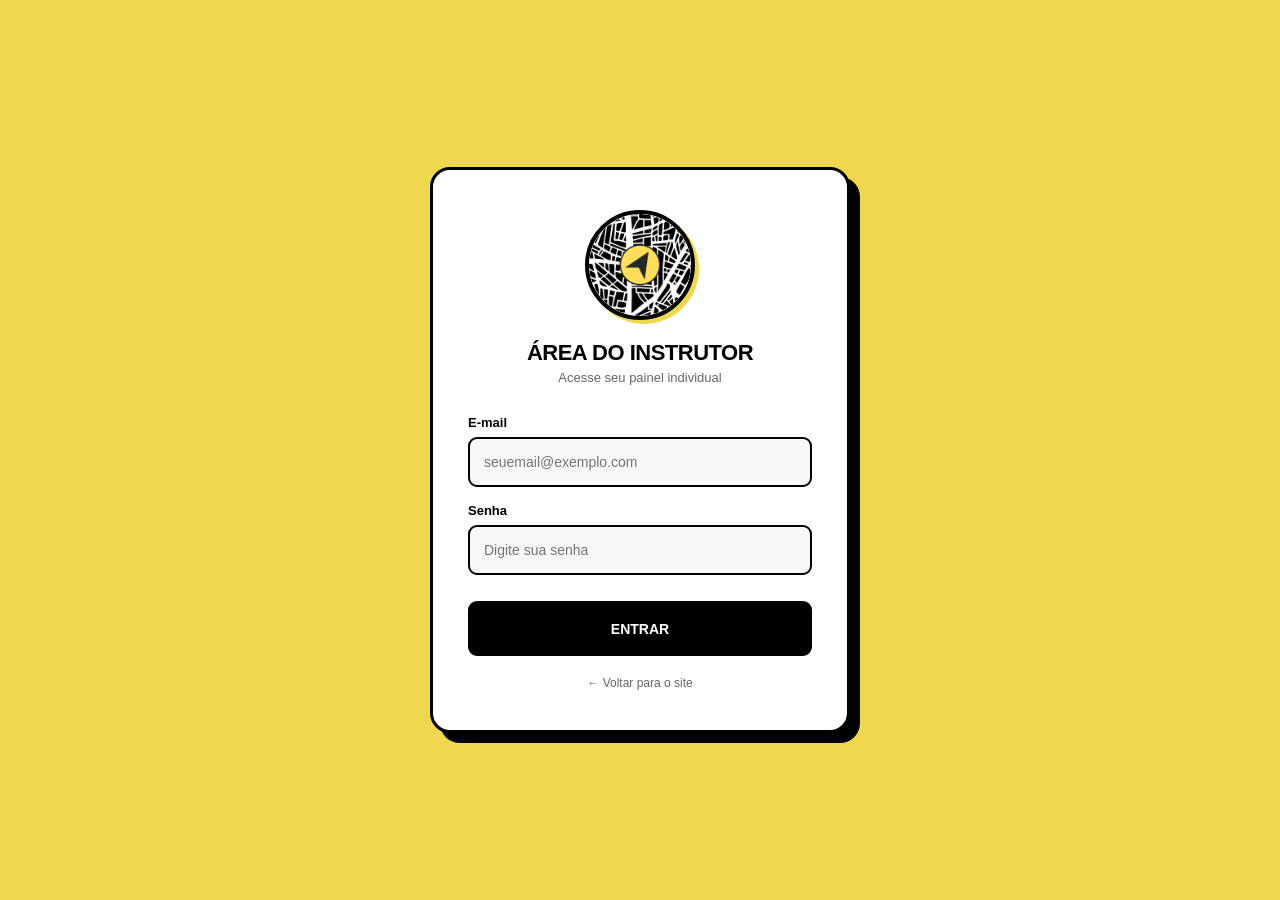
<file: login.html>
<!DOCTYPE html>
<html lang="pt-BR">
<head>
    <meta charset="UTF-8">
    <meta name="viewport" content="width=device-width, initial-scale=1.0">
    <meta name="robots" content="noindex, nofollow">
    <title>Entrar | Instrutor Particular</title>
    <link rel="icon" type="image/png" href="logo.png">

    <style>
        * { margin: 0; padding: 0; box-sizing: border-box; }

        body {
            font-family: Arial, Helvetica, sans-serif;
            background: #F0D84E;
            min-height: 100vh;
            display: flex;
            align-items: center;
            justify-content: center;
            padding: 20px;
        }

        .login-box {
            background: #FFFFFF;
            border: 3px solid #000000;
            border-radius: 20px;
            padding: 40px 35px;
            max-width: 420px;
            width: 100%;
            box-shadow: 10px 10px 0 #000000;
        }

        .logo-area {
            display: flex;
            justify-content: center;
            margin-bottom: 20px;
        }

        .logo-circle {
            width: 110px;
            height: 110px;
            background: #FFFFFF;
            border: 4px solid #000000;
            border-radius: 50%;
            display: flex;
            justify-content: center;
            align-items: center;
            overflow: hidden;
            box-shadow: 4px 4px 0 #F0D84E;
        }

        .logo-circle img {
            width: 100%;
            height: 100%;
            object-fit: cover;
            border-radius: 50%;
        }

        h1 {
            text-align: center;
            font-size: 22px;
            font-weight: 900;
            letter-spacing: -0.5px;
            margin-bottom: 4px;
        }

        .subtitulo {
            text-align: center;
            color: #666;
            font-size: 13px;
            margin-bottom: 30px;
        }

        .form-group {
            margin-bottom: 16px;
        }

        .form-group label {
            display: block;
            font-size: 13px;
            font-weight: 900;
            margin-bottom: 7px;
        }

        .form-group input {
            width: 100%;
            height: 50px;
            padding: 0 14px;
            border: 2px solid #000000;
            border-radius: 9px;
            background: #F7F7F7;
            font-size: 14px;
            outline: none;
            transition: 0.2s;
        }

        .form-group input:focus {
            background: #FFFFFF;
            box-shadow: 4px 4px 0 #F0D84E;
        }

        button {
            width: 100%;
            height: 55px;
            border: 3px solid #000000;
            border-radius: 9px;
            background: #000000;
            color: #FFFFFF;
            font-size: 14px;
            font-weight: 900;
            cursor: pointer;
            transition: 0.2s;
            margin-top: 10px;
        }

        button:hover:not(:disabled) {
            background: #F0D84E;
            color: #000000;
            transform: translate(-2px, -2px);
            box-shadow: 5px 5px 0 #000000;
        }

        button:disabled {
            opacity: 0.7;
            cursor: not-allowed;
        }

        .erro {
            background: #FFE5E5;
            border-left: 4px solid #D32F2F;
            padding: 12px;
            border-radius: 0 8px 8px 0;
            margin-bottom: 15px;
            font-size: 13px;
            color: #B71C1C;
            display: none;
            line-height: 1.5;
        }

        .erro.visivel { display: block; }

        .link-voltar {
            text-align: center;
            margin-top: 20px;
            font-size: 12px;
        }

        .link-voltar a {
            color: #666;
            text-decoration: none;
        }

        .link-voltar a:hover {
            color: #000;
            text-decoration: underline;
        }

        .loading-text {
            font-size: 12px;
            color: #666;
            text-align: center;
            margin-top: 15px;
            display: none;
        }

        .loading-text.visivel {
            display: block;
        }
    </style>
</head>
<body>

    <div class="login-box">
        <div class="logo-area">
            <div class="logo-circle">
                <img src="logo.png" alt="Instrutor Particular">
            </div>
        </div>

        <h1>ÁREA DO INSTRUTOR</h1>
        <p class="subtitulo">Acesse seu painel individual</p>

        <div id="erro" class="erro"></div>

        <form id="loginForm">
            <div class="form-group">
                <label for="email">E-mail</label>
                <input type="email" id="email" placeholder="seuemail@exemplo.com" required autocomplete="email">
            </div>

            <div class="form-group">
                <label for="senha">Senha</label>
                <input type="password" id="senha" placeholder="Digite sua senha" required autocomplete="current-password">
            </div>

            <button type="submit" id="btnEntrar">
                <span>ENTRAR</span>
            </button>
        </form>

        <p class="link-voltar">
            <a href="index.html">← Voltar para o site</a>
        </p>
    </div>

    <script>
        /* ========================================
           ⚙️ CONFIGURAÇÃO
           Cole aqui a URL do Web App que você
           copiou na Etapa 2 (Passo 2.10)
        ======================================== */
        const API_URL = "https://script.google.com/macros/s/AKfycbxQGLAB8VLT1YRQc7GcL76fKNdnLVvEjky7OIDmccYDVTqSQyAiOEa6wgvx8-ndt6D1/exec";

        /* ========================================
           ELEMENTOS
        ======================================== */
        const form = document.getElementById("loginForm");
        const emailInput = document.getElementById("email");
        const senhaInput = document.getElementById("senha");
        const btnEntrar = document.getElementById("btnEntrar");
        const erroBox = document.getElementById("erro");

        /* ========================================
           VERIFICA SE JÁ ESTÁ LOGADO
        ======================================== */
        const tokenSalvo = localStorage.getItem("instrutor_token");
        if (tokenSalvo) {
            window.location.href = "painel.html";
        }

        /* ========================================
           SUBMIT DO FORMULÁRIO
        ======================================== */
        form.addEventListener("submit", async function(e) {
            e.preventDefault();

            erroBox.classList.remove("visivel");
            btnEntrar.disabled = true;
            btnEntrar.querySelector("span").textContent = "ENTRANDO...";

            try {
                const resposta = await fetch(API_URL, {
                    method: "POST",
                    body: JSON.stringify({
                        acao: "login",
                        email: emailInput.value.trim(),
                        senha: senhaInput.value
                    })
                });

                const dados = await resposta.json();

                if (dados.sucesso) {
                    /* Salva token e dados do instrutor */
                    localStorage.setItem("instrutor_token", dados.token);
                    localStorage.setItem("instrutor_dados", JSON.stringify(dados.instrutor));

                    /* Redireciona para o painel */
                    window.location.href = "painel.html";
                } else {
                    erroBox.textContent = dados.erro || "Erro ao fazer login.";
                    erroBox.classList.add("visivel");
                    btnEntrar.disabled = false;
                    btnEntrar.querySelector("span").textContent = "ENTRAR";
                }

            } catch (erro) {
                console.error("Erro:", erro);
                erroBox.textContent = "Erro de conexão. Verifique sua internet e tente novamente.";
                erroBox.classList.add("visivel");
                btnEntrar.disabled = false;
                btnEntrar.querySelector("span").textContent = "ENTRAR";
            }
        });
    </script>

</body>
</html>
</file>
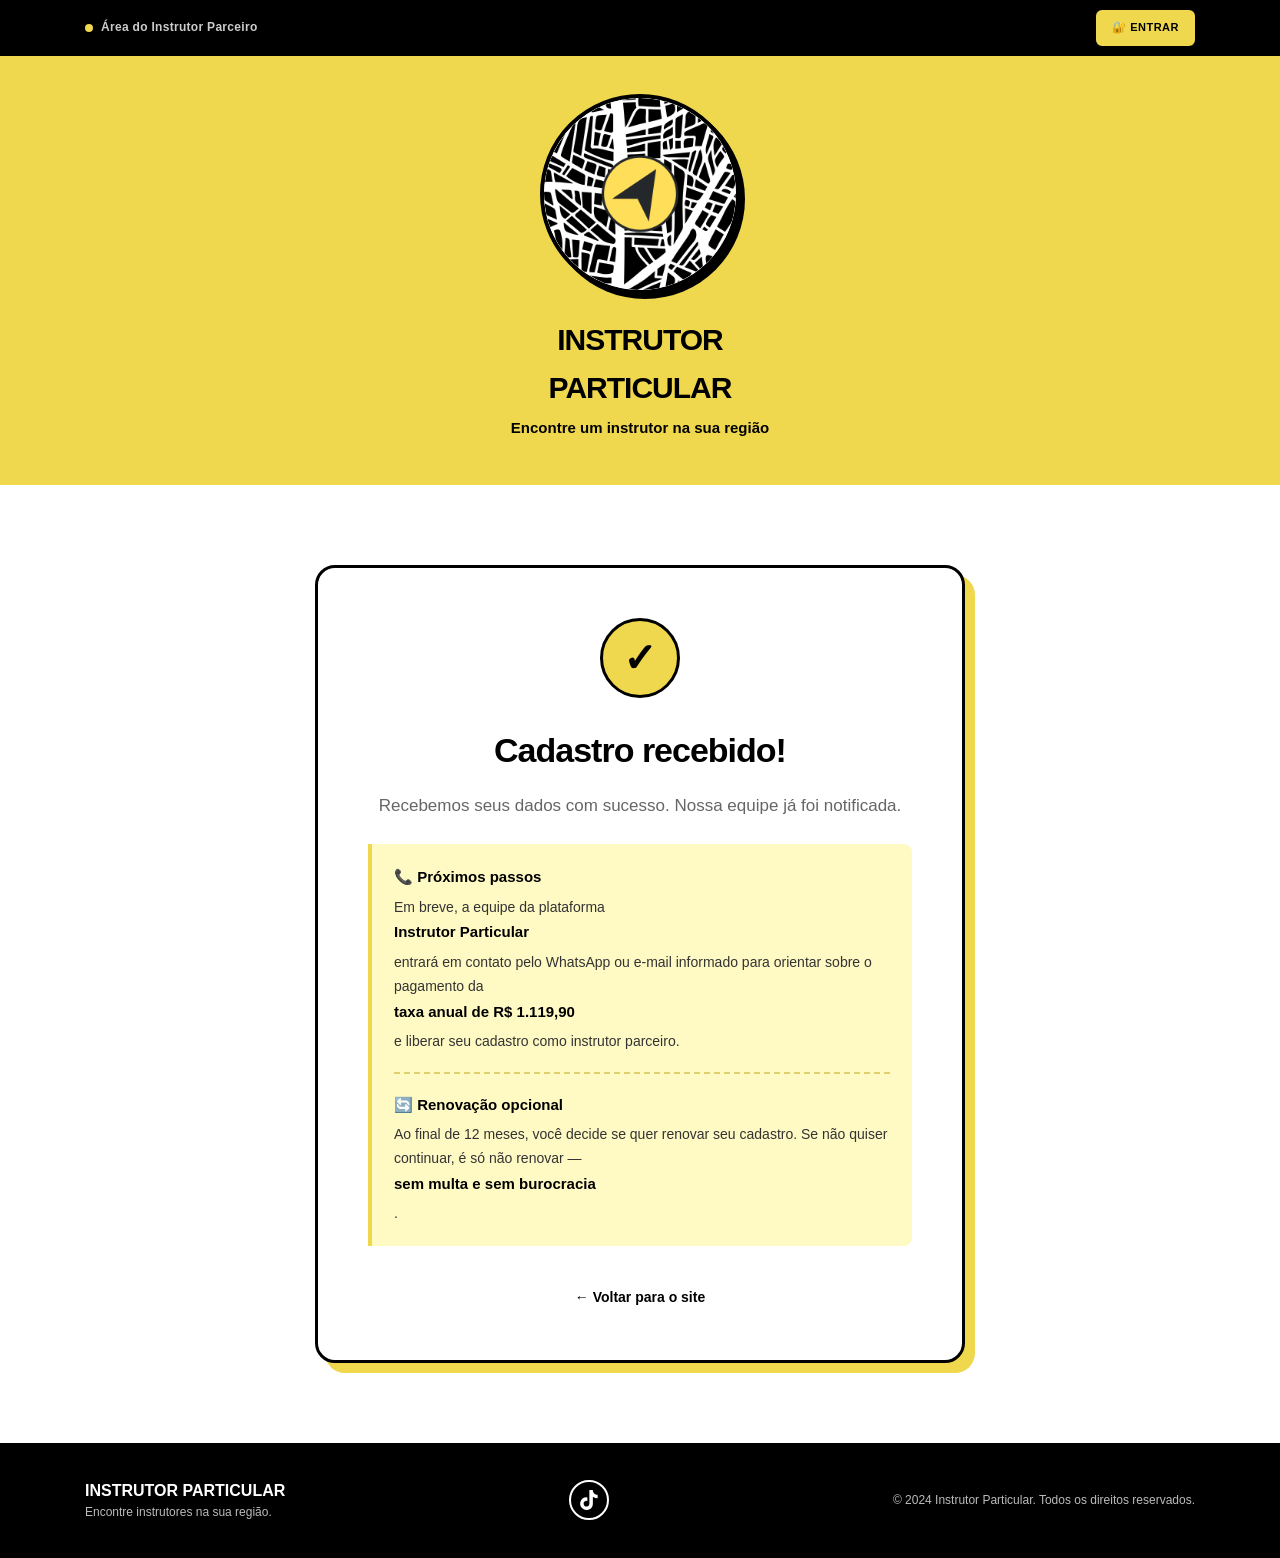
<file: obrigado-instrutor.html>
<!DOCTYPE html>
<html lang="pt-BR">

<head>
    <meta charset="UTF-8">
    <meta name="viewport" content="width=device-width, initial-scale=1.0">
    <meta name="description" content="Cadastro de instrutor recebido com sucesso - Taxa anual de R$ 1.119,90 com renovação opcional.">
    <meta name="robots" content="noindex, nofollow">
    <title>Cadastro recebido | Instrutor Particular</title>

    <link rel="icon" type="image/png" href="logo.png">
    <link rel="apple-touch-icon" href="logo.png">

    <link rel="stylesheet" href="login-topbar.css">

    <style>
        * { margin: 0; padding: 0; box-sizing: border-box; }
        html { scroll-behavior: smooth; }
        body { font-family: Arial, Helvetica, sans-serif; background: #FFFFFF; color: #000000; line-height: 1.6; }

        .container { width: 100%; max-width: 1150px; margin: auto; padding: 0 20px; }

        .header { background: #F0D84E; padding: 35px 0 45px; text-align: center; }
        .logo-area { display: flex; justify-content: center; margin-bottom: 22px; }
        .logo-circle {
            width: 200px; height: 200px; background: #FFFFFF;
            border: 4px solid #000000; border-radius: 50%;
            display: flex; justify-content: center; align-items: center;
            overflow: hidden; box-shadow: 5px 5px 0 #000000;
        }
        .logo-circle img { width: 100%; height: 100%; object-fit: cover; border-radius: 50%; }
        .brand h1 { font-size: 30px; font-weight: 900; letter-spacing: -1px; }
        .brand h1 span { display: block; }
        .brand p { margin-top: 4px; font-size: 15px; font-weight: 600; }

        .main { padding: 80px 0; text-align: center; }

        .thank-you-card {
            background: #FFFFFF;
            border: 3px solid #000000;
            border-radius: 20px;
            padding: 50px;
            max-width: 650px;
            margin: auto;
            box-shadow: 10px 10px 0 #F0D84E;
        }

        .check-icon {
            width: 80px; height: 80px; background: #F0D84E;
            border: 3px solid #000000; border-radius: 50%;
            display: flex; align-items: center; justify-content: center;
            margin: 0 auto 25px; font-size: 40px; font-weight: 900; color: #000000;
        }

        .thank-you-card h2 { font-size: 34px; margin-bottom: 15px; letter-spacing: -1px; }
        .thank-you-card p { color: #666666; font-size: 17px; margin-bottom: 20px; }

        .info-box {
            background: #FFF9C4;
            border-left: 4px solid #F0D84E;
            padding: 20px 22px;
            border-radius: 0 8px 8px 0;
            text-align: left;
            margin: 25px 0;
            font-size: 14px;
            color: #333;
            line-height: 1.7;
        }

        .info-box strong {
            color: #000;
            display: block;
            margin-bottom: 6px;
            font-size: 15px;
        }

        .info-box .sub-bloco {
            margin-top: 18px;
            padding-top: 18px;
            border-top: 2px dashed #E0D070;
        }

        .info-box .sub-bloco strong {
            color: #000;
            display: block;
            margin-bottom: 6px;
            font-size: 15px;
        }

        .back-home {
            display: inline-block;
            color: #000000;
            font-weight: 700;
            text-decoration: none;
            margin-top: 15px;
            font-size: 14px;
        }

        .back-home:hover { text-decoration: underline; }

        .footer { background: #000000; color: #FFFFFF; padding: 35px 0; }
        .footer .container { display: flex; justify-content: space-between; align-items: center; gap: 30px; }
        .footer strong { font-size: 16px; }
        .footer p { color: #BBBBBB; font-size: 12px; }
        .copyright { text-align: right; }

        .social-links { display: flex; gap: 10px; align-items: center; }
        .social-icon {
            display: flex; align-items: center; justify-content: center;
            width: 40px; height: 40px; border-radius: 50%;
            border: 2px solid #FFFFFF; color: #FFFFFF;
            text-decoration: none; transition: 0.3s;
        }
        .social-icon:hover {
            background: #F0D84E; border-color: #F0D84E;
            color: #000000; transform: translateY(-3px);
        }
        .social-icon.tiktok { background: #000000; }
        .social-icon.tiktok:hover { background: #F0D84E; border-color: #F0D84E; }

        @media (max-width: 650px) {
            .logo-circle { width: 150px; height: 150px; }
            .brand h1 { font-size: 25px; }
            .main { padding: 50px 0; }
            .thank-you-card { padding: 30px 20px; box-shadow: 6px 6px 0 #F0D84E; }
            .thank-you-card h2 { font-size: 26px; }
            .footer .container { flex-direction: column; text-align: center; }
            .copyright { text-align: center; }
        }
    </style>
</head>

<body>

    <!-- ========================================
         TOPBAR DE ACESSO DO INSTRUTOR
    ======================================== -->
    <div class="topbar-instrutor" id="topbarInstrutor">
        <div class="container">
            <div class="topbar-msg">
                <span class="dot"></span>
                Área do Instrutor Parceiro
            </div>
            <div class="topbar-actions">
                <div class="topbar-user">
                    <span class="icon-user">👤</span>
                    <span class="name">Olá, Instrutor</span>
                </div>
                <a href="login.html" class="btn-topbar btn-entrar">🔐 ENTRAR</a>
                <a href="painel.html" class="btn-topbar btn-painel">📊 MEU PAINEL</a>
                <a href="#" class="btn-topbar btn-sair">SAIR</a>
            </div>
        </div>
    </div>

    <header class="header">
        <div class="container">
            <div class="logo-area">
                <div class="logo-circle">
                    <img src="logo.png" alt="Instrutor Particular">
                </div>
            </div>
            <div class="brand">
                <h1>INSTRUTOR <span>PARTICULAR</span></h1>
                <p>Encontre um instrutor na sua região</p>
            </div>
        </div>
    </header>

    <main class="main">
        <div class="container">
            <div class="thank-you-card">
                <div class="check-icon">✓</div>
                <h2>Cadastro recebido!</h2>
                <p>Recebemos seus dados com sucesso. Nossa equipe já foi notificada.</p>

                <div class="info-box">
                    <strong>📞 Próximos passos</strong>
                    Em breve, a equipe da plataforma <strong>Instrutor Particular</strong> entrará em contato pelo WhatsApp ou e-mail informado para orientar sobre o pagamento da <strong>taxa anual de R$ 1.119,90</strong> e liberar seu cadastro como instrutor parceiro.

                    <div class="sub-bloco">
                        <strong>🔄 Renovação opcional</strong>
                        Ao final de 12 meses, você decide se quer renovar seu cadastro. Se não quiser continuar, é só não renovar — <strong>sem multa e sem burocracia</strong>.
                    </div>
                </div>

                <a href="index.html" class="back-home">← Voltar para o site</a>
            </div>
        </div>
    </main>

    <footer class="footer">
        <div class="container">
            <div>
                <strong>INSTRUTOR PARTICULAR</strong>
                <p>Encontre instrutores na sua região.</p>
            </div>

            <div class="social-links">
                <a href="https://www.tiktok.com/@instrutorparticularofc" target="_blank" rel="noopener noreferrer" class="social-icon tiktok" aria-label="TikTok">
                    <svg width="24" height="24" viewBox="0 0 24 24" fill="currentColor" xmlns="http://www.w3.org/2000/svg">
                        <path d="M19.59 6.69a4.83 4.83 0 0 1-3.77-4.25V2h-3.45v13.67a2.89 2.89 0 0 1-5.2 1.74 2.89 2.89 0 0 1 2.31-4.64 2.93 2.93 0 0 1 .88.13V9.4a6.84 6.84 0 0 0-1-.05A6.33 6.33 0 0 0 5 20.1a6.34 6.34 0 0 0 10.86-4.43v-7a8.16 8.16 0 0 0 4.77 1.52v-3.4a4.85 4.85 0 0 1-1-.1z"/>
                    </svg>
                </a>
            </div>

            <p class="copyright">© 2024 Instrutor Particular. Todos os direitos reservados.</p>
        </div>
    </footer>

    <script src="login-topbar.js"></script>

</body>

</html>
</file>
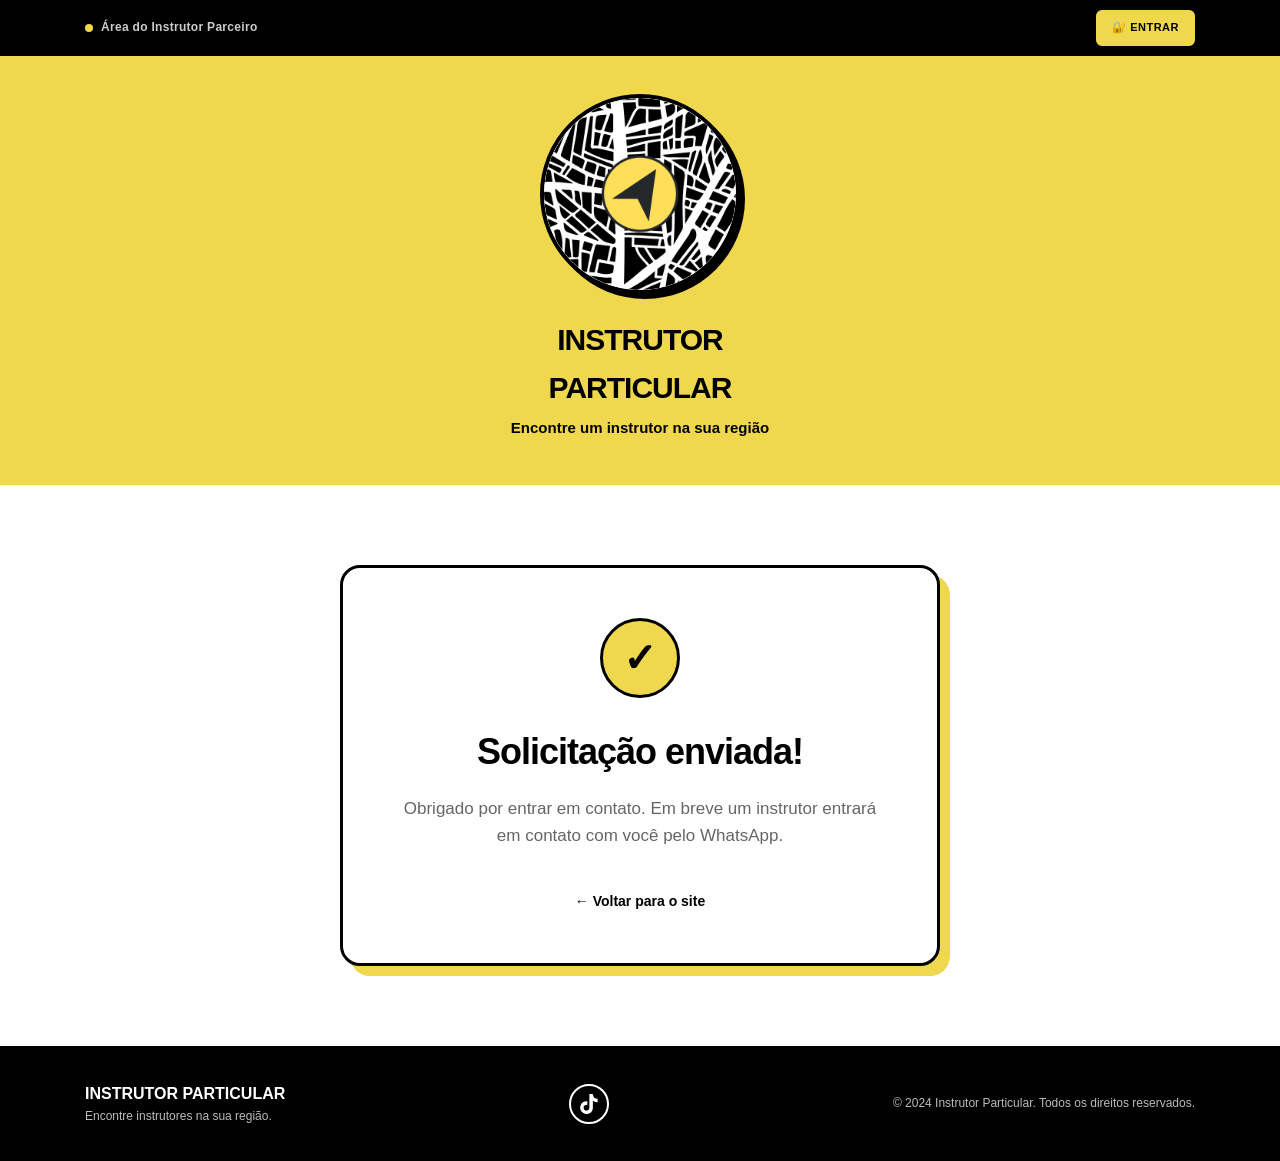
<file: obrigado.html>
<!DOCTYPE html>
<html lang="pt-BR">

<head>
    <meta charset="UTF-8">
    <meta name="viewport" content="width=device-width, initial-scale=1.0">
    <meta name="description" content="Obrigado pela sua solicitação - Instrutor Particular">
    <meta name="robots" content="noindex, nofollow">
    <title>Obrigado | Instrutor Particular</title>

    <!-- FAVICON -->
    <link rel="icon" type="image/png" href="logo.png">
    <link rel="apple-touch-icon" href="logo.png">

    <!-- CSS TOPBAR -->
    <link rel="stylesheet" href="login-topbar.css">

    <style>
        * {
            margin: 0;
            padding: 0;
            box-sizing: border-box;
        }

        html {
            scroll-behavior: smooth;
        }

        body {
            font-family: Arial, Helvetica, sans-serif;
            background: #FFFFFF;
            color: #000000;
            line-height: 1.6;
        }

        .container {
            width: 100%;
            max-width: 1150px;
            margin: auto;
            padding: 0 20px;
        }

        .header {
            background: #F0D84E;
            padding: 35px 0 45px;
            text-align: center;
        }

        .logo-area {
            display: flex;
            justify-content: center;
            margin-bottom: 22px;
        }

        .logo-circle {
            width: 200px;
            height: 200px;
            background: #FFFFFF;
            border: 4px solid #000000;
            border-radius: 50%;
            display: flex;
            justify-content: center;
            align-items: center;
            overflow: hidden;
            box-shadow: 5px 5px 0 #000000;
        }

        .logo-circle img {
            width: 100%;
            height: 100%;
            object-fit: cover;
            border-radius: 50%;
        }

        .brand h1 {
            font-size: 30px;
            font-weight: 900;
            letter-spacing: -1px;
        }

        .brand h1 span {
            display: block;
        }

        .brand p {
            margin-top: 4px;
            font-size: 15px;
            font-weight: 600;
        }

        .main {
            padding: 80px 0;
            text-align: center;
        }

        .thank-you-card {
            background: #FFFFFF;
            border: 3px solid #000000;
            border-radius: 20px;
            padding: 50px;
            max-width: 600px;
            margin: auto;
            box-shadow: 10px 10px 0 #F0D84E;
        }

        .check-icon {
            width: 80px;
            height: 80px;
            background: #F0D84E;
            border: 3px solid #000000;
            border-radius: 50%;
            display: flex;
            align-items: center;
            justify-content: center;
            margin: 0 auto 25px;
            font-size: 40px;
            font-weight: 900;
            color: #000000;
        }

        .thank-you-card h2 {
            font-size: 36px;
            margin-bottom: 15px;
            letter-spacing: -1px;
        }

        .thank-you-card p {
            color: #666666;
            font-size: 17px;
            margin-bottom: 30px;
        }

        .back-home {
            display: inline-block;
            color: #000000;
            font-weight: 700;
            text-decoration: none;
            margin-top: 10px;
            font-size: 14px;
        }

        .back-home:hover {
            text-decoration: underline;
        }

        .footer {
            background: #000000;
            color: #FFFFFF;
            padding: 35px 0;
        }

        .footer .container {
            display: flex;
            justify-content: space-between;
            align-items: center;
            gap: 30px;
        }

        .footer strong {
            font-size: 16px;
        }

        .footer p {
            color: #BBBBBB;
            font-size: 12px;
        }

        .copyright {
            text-align: right;
        }

        @media (max-width: 650px) {
            .header {
                padding: 25px 0 35px;
            }

            .logo-circle {
                width: 150px;
                height: 150px;
            }

            .brand h1 {
                font-size: 25px;
            }

            .main {
                padding: 50px 0;
            }

            .thank-you-card {
                padding: 30px 20px;
                box-shadow: 6px 6px 0 #F0D84E;
            }

            .thank-you-card h2 {
                font-size: 28px;
            }

            .footer .container {
                flex-direction: column;
                text-align: center;
            }

            .copyright {
                text-align: center;
            }
        }

        .social-links {
            display: flex;
            gap: 10px;
            align-items: center;
        }

        .social-icon {
            display: flex;
            align-items: center;
            justify-content: center;
            width: 40px;
            height: 40px;
            border-radius: 50%;
            border: 2px solid #FFFFFF;
            color: #FFFFFF;
            text-decoration: none;
            transition: 0.3s;
        }

        .social-icon:hover {
            background: #F0D84E;
            border-color: #F0D84E;
            color: #000000;
            transform: translateY(-3px);
        }

        .social-icon.tiktok {
            background: #000000;
        }

        .social-icon.tiktok:hover {
            background: #F0D84E;
            border-color: #F0D84E;
        }
    </style>
</head>

<body>

    <!-- ========================================
         TOPBAR DE ACESSO DO INSTRUTOR
    ======================================== -->
    <div class="topbar-instrutor" id="topbarInstrutor">
        <div class="container">
            <div class="topbar-msg">
                <span class="dot"></span>
                Área do Instrutor Parceiro
            </div>
            <div class="topbar-actions">
                <div class="topbar-user">
                    <span class="icon-user">👤</span>
                    <span class="name">Olá, Instrutor</span>
                </div>
                <a href="login.html" class="btn-topbar btn-entrar">🔐 ENTRAR</a>
                <a href="painel.html" class="btn-topbar btn-painel">📊 MEU PAINEL</a>
                <a href="#" class="btn-topbar btn-sair">SAIR</a>
            </div>
        </div>
    </div>

    <header class="header">
        <div class="container">
            <div class="logo-area">
                <div class="logo-circle">
                    <img src="logo.png" alt="Instrutor Particular">
                </div>
            </div>
            <div class="brand">
                <h1>INSTRUTOR <span>PARTICULAR</span></h1>
                <p>Encontre um instrutor na sua região</p>
            </div>
        </div>
    </header>

    <main class="main">
        <div class="container">
            <div class="thank-you-card">
                <div class="check-icon">✓</div>
                <h2>Solicitação enviada!</h2>
                <p>Obrigado por entrar em contato. Em breve um instrutor entrará em contato com você pelo WhatsApp.</p>
                <a href="index.html" class="back-home">← Voltar para o site</a>
            </div>
        </div>
    </main>

    <footer class="footer">
    <div class="container">
        <div>
            <strong>INSTRUTOR PARTICULAR</strong>
            <p>Encontre instrutores na sua região.</p>
        </div>
        
        <div class="social-links">
            <a href="https://www.tiktok.com/@instrutorparticularofc" target="_blank" rel="noopener noreferrer" class="social-icon tiktok" aria-label="TikTok">
                <svg width="24" height="24" viewBox="0 0 24 24" fill="currentColor" xmlns="http://www.w3.org/2000/svg">
                    <path d="M19.59 6.69a4.83 4.83 0 0 1-3.77-4.25V2h-3.45v13.67a2.89 2.89 0 0 1-5.2 1.74 2.89 2.89 0 0 1 2.31-4.64 2.93 2.93 0 0 1 .88.13V9.4a6.84 6.84 0 0 0-1-.05A6.33 6.33 0 0 0 5 20.1a6.34 6.34 0 0 0 10.86-4.43v-7a8.16 8.16 0 0 0 4.77 1.52v-3.4a4.85 4.85 0 0 1-1-.1z"/>
                </svg>
            </a>
        </div>
        
        <p class="copyright">© 2024 Instrutor Particular. Todos os direitos reservados.</p>
	</div>
	</footer>

    <script src="login-topbar.js"></script>

</body>

</html>
</file>
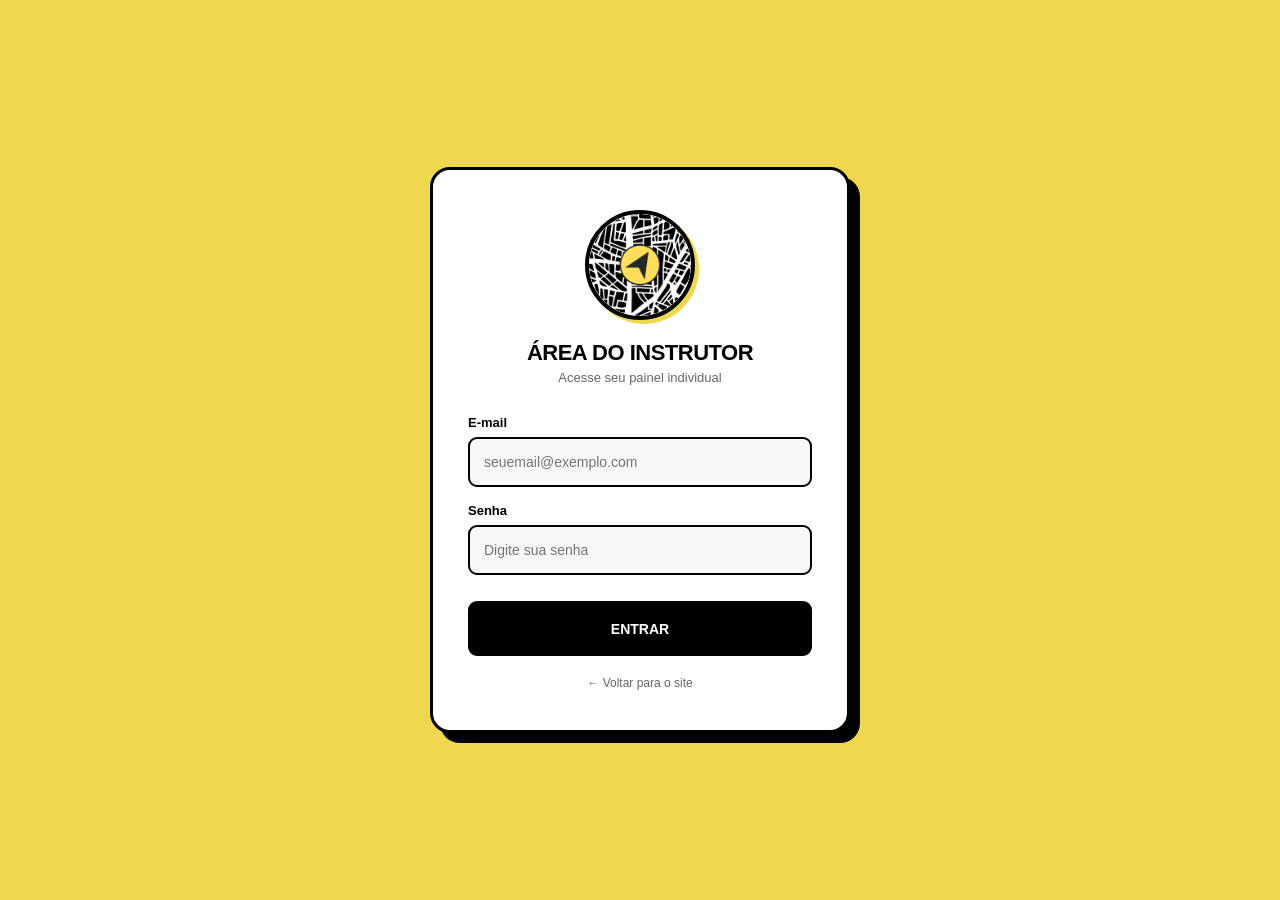
<file: painel.html>
<!DOCTYPE html>
<html lang="pt-BR">
<head>
    <meta charset="UTF-8">
    <meta name="viewport" content="width=device-width, initial-scale=1.0">
    <meta name="robots" content="noindex, nofollow">
    <title>Painel do Instrutor | Instrutor Particular</title>
    <link rel="icon" type="image/png" href="logo.png">

    <style>
        * { margin: 0; padding: 0; box-sizing: border-box; }

        body {
            font-family: Arial, Helvetica, sans-serif;
            background: #F7F7F7;
            min-height: 100vh;
            color: #000;
        }

        /* ========================================
           TOPBAR
        ======================================== */
        .topbar {
            background: #000000;
            color: #FFFFFF;
            padding: 15px 20px;
            display: flex;
            justify-content: space-between;
            align-items: center;
            flex-wrap: wrap;
            gap: 10px;
        }

        .topbar-brand {
            display: flex;
            align-items: center;
            gap: 12px;
            font-weight: 900;
            font-size: 14px;
            letter-spacing: 0.5px;
        }

        .topbar-brand .dot {
            width: 10px;
            height: 10px;
            background: #F0D84E;
            border-radius: 50%;
        }

        .topbar-user {
            display: flex;
            align-items: center;
            gap: 15px;
            font-size: 13px;
        }

        .btn-sair {
            background: transparent;
            border: 2px solid #F0D84E;
            color: #F0D84E;
            padding: 8px 16px;
            border-radius: 6px;
            font-weight: 900;
            font-size: 12px;
            cursor: pointer;
            transition: 0.2s;
        }

        .btn-sair:hover {
            background: #F0D84E;
            color: #000;
        }

        /* ========================================
           CONTAINER
        ======================================== */
        .container {
            max-width: 1100px;
            margin: auto;
            padding: 30px 20px;
        }

        /* ========================================
           BOAS-VINDAS
        ======================================== */
        .boas-vindas {
            background: #FFFFFF;
            border: 3px solid #000000;
            border-radius: 20px;
            padding: 30px;
            box-shadow: 8px 8px 0 #F0D84E;
            margin-bottom: 30px;
        }

        .boas-vindas h1 {
            font-size: 28px;
            margin-bottom: 6px;
            letter-spacing: -0.5px;
        }

        .boas-vindas p {
            color: #666;
            font-size: 14px;
        }

        /* ========================================
           SEÇÃO TÍTULO
        ======================================== */
        .secao-titulo {
            font-size: 18px;
            margin-bottom: 15px;
            padding-bottom: 10px;
            border-bottom: 3px solid #F0D84E;
            display: inline-block;
        }

        /* ========================================
           INFO BOX
        ======================================== */
        .info-box {
            background: #FFFFFF;
            border: 2px solid #000000;
            border-radius: 15px;
            padding: 25px;
            box-shadow: 5px 5px 0 #F0D84E;
            margin-bottom: 30px;
        }

        .info-linha {
            display: flex;
            justify-content: space-between;
            padding: 12px 0;
            border-bottom: 1px solid #EEEEEE;
            font-size: 14px;
        }

        .info-linha:last-child {
            border-bottom: none;
        }

        .info-linha strong {
            color: #000;
            font-weight: 900;
        }

        .info-linha span {
            color: #666;
            text-align: right;
        }

        /* ========================================
           PLANILHA DO INSTRUTOR
        ======================================== */
        .planilha-box {
            background: #FFFFFF;
            border: 2px solid #000000;
            border-radius: 15px;
            padding: 20px;
            box-shadow: 5px 5px 0 #F0D84E;
            margin-bottom: 30px;
        }

        .planilha-box iframe {
            width: 100%;
            height: 600px;
            border: 1px solid #DDD;
            border-radius: 10px;
            display: block;
        }

        .planilha-box .aviso {
            color: #666;
            font-size: 14px;
            text-align: center;
            padding: 40px 10px;
            line-height: 1.6;
        }

        /* ========================================
           LOADING
        ======================================== */
        .loading {
            text-align: center;
            padding: 60px 20px;
            color: #666;
        }

        .spinner {
            width: 40px;
            height: 40px;
            border: 4px solid #F0D84E;
            border-top-color: #000;
            border-radius: 50%;
            margin: 0 auto 15px;
            animation: girar 0.8s linear infinite;
        }

        @keyframes girar {
            to { transform: rotate(360deg); }
        }

        /* ========================================
           RESPONSIVO
        ======================================== */
        @media (max-width: 650px) {
            .boas-vindas h1 { font-size: 22px; }
            .topbar { flex-direction: column; align-items: flex-start; }
            .info-linha { flex-direction: column; gap: 4px; }
            .info-linha span { text-align: left; }
            .planilha-box iframe { height: 450px; }
        }
    </style>
</head>
<body>

    <!-- ========================================
         TOPBAR
    ======================================== -->
    <div class="topbar">
        <div class="topbar-brand">
            <span class="dot"></span>
            INSTRUTOR PARTICULAR
        </div>
        <div class="topbar-user">
            <span id="nomeTopbar">Carregando...</span>
            <button class="btn-sair" id="btnSair">SAIR</button>
        </div>
    </div>

    <!-- ========================================
         CONTEÚDO
    ======================================== -->
    <div class="container">

        <!-- LOADING -->
        <div id="loading" class="loading">
            <div class="spinner"></div>
            <p>Carregando seu painel...</p>
        </div>

        <!-- CONTEÚDO PRINCIPAL -->
        <div id="conteudo" style="display:none;">

            <!-- BOAS-VINDAS -->
            <div class="boas-vindas">
                <h1>Olá, <span id="nomeInstrutor">Instrutor</span>! 👋</h1>
                <p>Bem-vindo ao seu painel. Aqui você acompanha seus dados e informações.</p>
            </div>

            <!-- MEUS DADOS -->
            <h2 class="secao-titulo">📋 Meus dados</h2>
            <div class="info-box">
                <div class="info-linha">
                    <strong>Nome:</strong>
                    <span id="dadoNome">—</span>
                </div>
                <div class="info-linha">
                    <strong>E-mail:</strong>
                    <span id="dadoEmail">—</span>
                </div>
                <div class="info-linha">
                    <strong>Telefone:</strong>
                    <span id="dadoTelefone">—</span>
                </div>
                <div class="info-linha">
                    <strong>Status:</strong>
                    <span id="dadoStatus">—</span>
                </div>
                <div class="info-linha">
                    <strong>Cadastro desde:</strong>
                    <span id="dadoData">—</span>
                </div>
            </div>

            <!-- MEUS ALUNOS (PLANILHA DO INSTRUTOR) -->
            <h2 class="secao-titulo">👨‍🎓 Meus alunos</h2>
            <div class="planilha-box">
                <div id="planilhaContainer">
                    <p class="aviso">Carregando planilha...</p>
                </div>
            </div>

        </div>
    </div>

    <script>
        /* ========================================
           ⚙️ CONFIGURAÇÃO
           Cole aqui a MESMA URL do Web App
           que você usou no login.html
        ======================================== */
        const API_URL = "https://script.google.com/macros/s/AKfycbxQGLAB8VLT1YRQc7GcL76fKNdnLVvEjky7OIDmccYDVTqSQyAiOEa6wgvx8-ndt6D1/exec";

        /* ========================================
           VERIFICA LOGIN
        ======================================== */
        const token = localStorage.getItem("instrutor_token");

        if (!token) {
            window.location.href = "login.html";
        }

        /* ========================================
           CARREGA PERFIL
        ======================================== */
        async function carregarPerfil() {
            try {
                const resposta = await fetch(API_URL, {
                    method: "POST",
                    body: JSON.stringify({
                        acao: "perfil",
                        token: token
                    })
                });

                const dados = await resposta.json();

                if (dados.sucesso) {
                    const p = dados.perfil;

                    /* Preenche dados na tela */
                    document.getElementById("nomeTopbar").textContent = p.nome;
                    document.getElementById("nomeInstrutor").textContent = p.nome.split(" ")[0];
                    document.getElementById("dadoNome").textContent = p.nome;
                    document.getElementById("dadoEmail").textContent = p.email;
                    document.getElementById("dadoTelefone").textContent = p.telefone || "—";
                    document.getElementById("dadoStatus").textContent = p.status;
                    document.getElementById("dadoData").textContent = p.dataCadastro || "—";

                    /* ========================================
                       MONTA O IFRAME DA PLANILHA DO INSTRUTOR
                    ======================================== */
                    const containerPlanilha = document.getElementById("planilhaContainer");

                    if (p.idPlanilha && String(p.idPlanilha).trim() !== "") {
                        const idLimpo = String(p.idPlanilha).trim();
                        const urlPlanilha = `https://docs.google.com/spreadsheets/d/${idLimpo}/preview`;

                        containerPlanilha.innerHTML = `
                            <iframe 
                                src="${urlPlanilha}" 
                                allowfullscreen 
                                loading="lazy">
                            </iframe>
                        `;
                    } else {
                        containerPlanilha.innerHTML = `
                            <p class="aviso">
                                Nenhuma planilha vinculada a este instrutor ainda.<br>
                                Entre em contato com o suporte.
                            </p>
                        `;
                    }

                    /* Mostra conteúdo */
                    document.getElementById("loading").style.display = "none";
                    document.getElementById("conteudo").style.display = "block";

                } else {
                    /* Sessão expirada ou erro */
                    alert("Sessão expirada. Faça login novamente.");
                    localStorage.removeItem("instrutor_token");
                    localStorage.removeItem("instrutor_dados");
                    window.location.href = "login.html";
                }

            } catch (erro) {
                console.error("Erro:", erro);
                alert("Erro ao carregar dados. Faça login novamente.");
                localStorage.removeItem("instrutor_token");
                localStorage.removeItem("instrutor_dados");
                window.location.href = "login.html";
            }
        }

        /* ========================================
           BOTÃO SAIR
        ======================================== */
        document.getElementById("btnSair").addEventListener("click", function() {
            if (confirm("Deseja realmente sair?")) {
                localStorage.removeItem("instrutor_token");
                localStorage.removeItem("instrutor_dados");
                window.location.href = "login.html";
            }
        });

        /* ========================================
           INICIALIZAÇÃO
        ======================================== */
        carregarPerfil();
    </script>

</body>
</html>
</file>
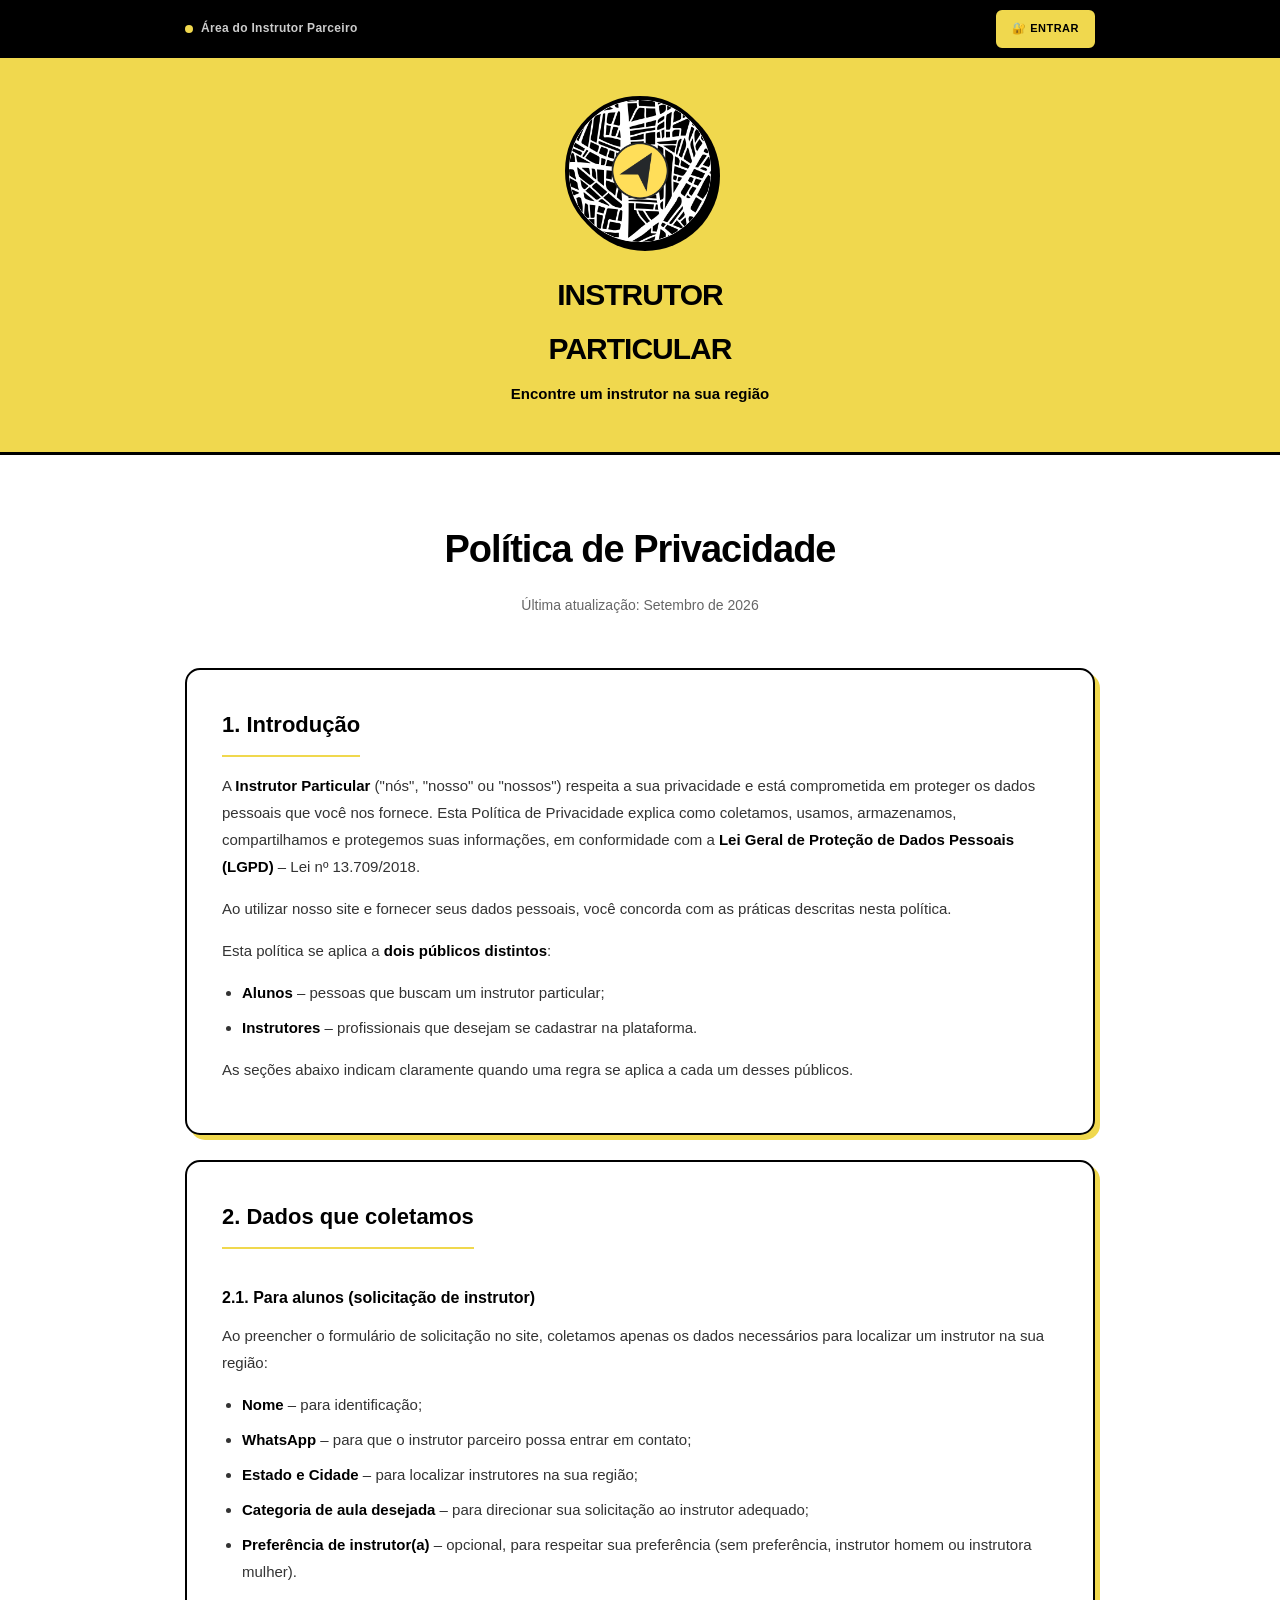
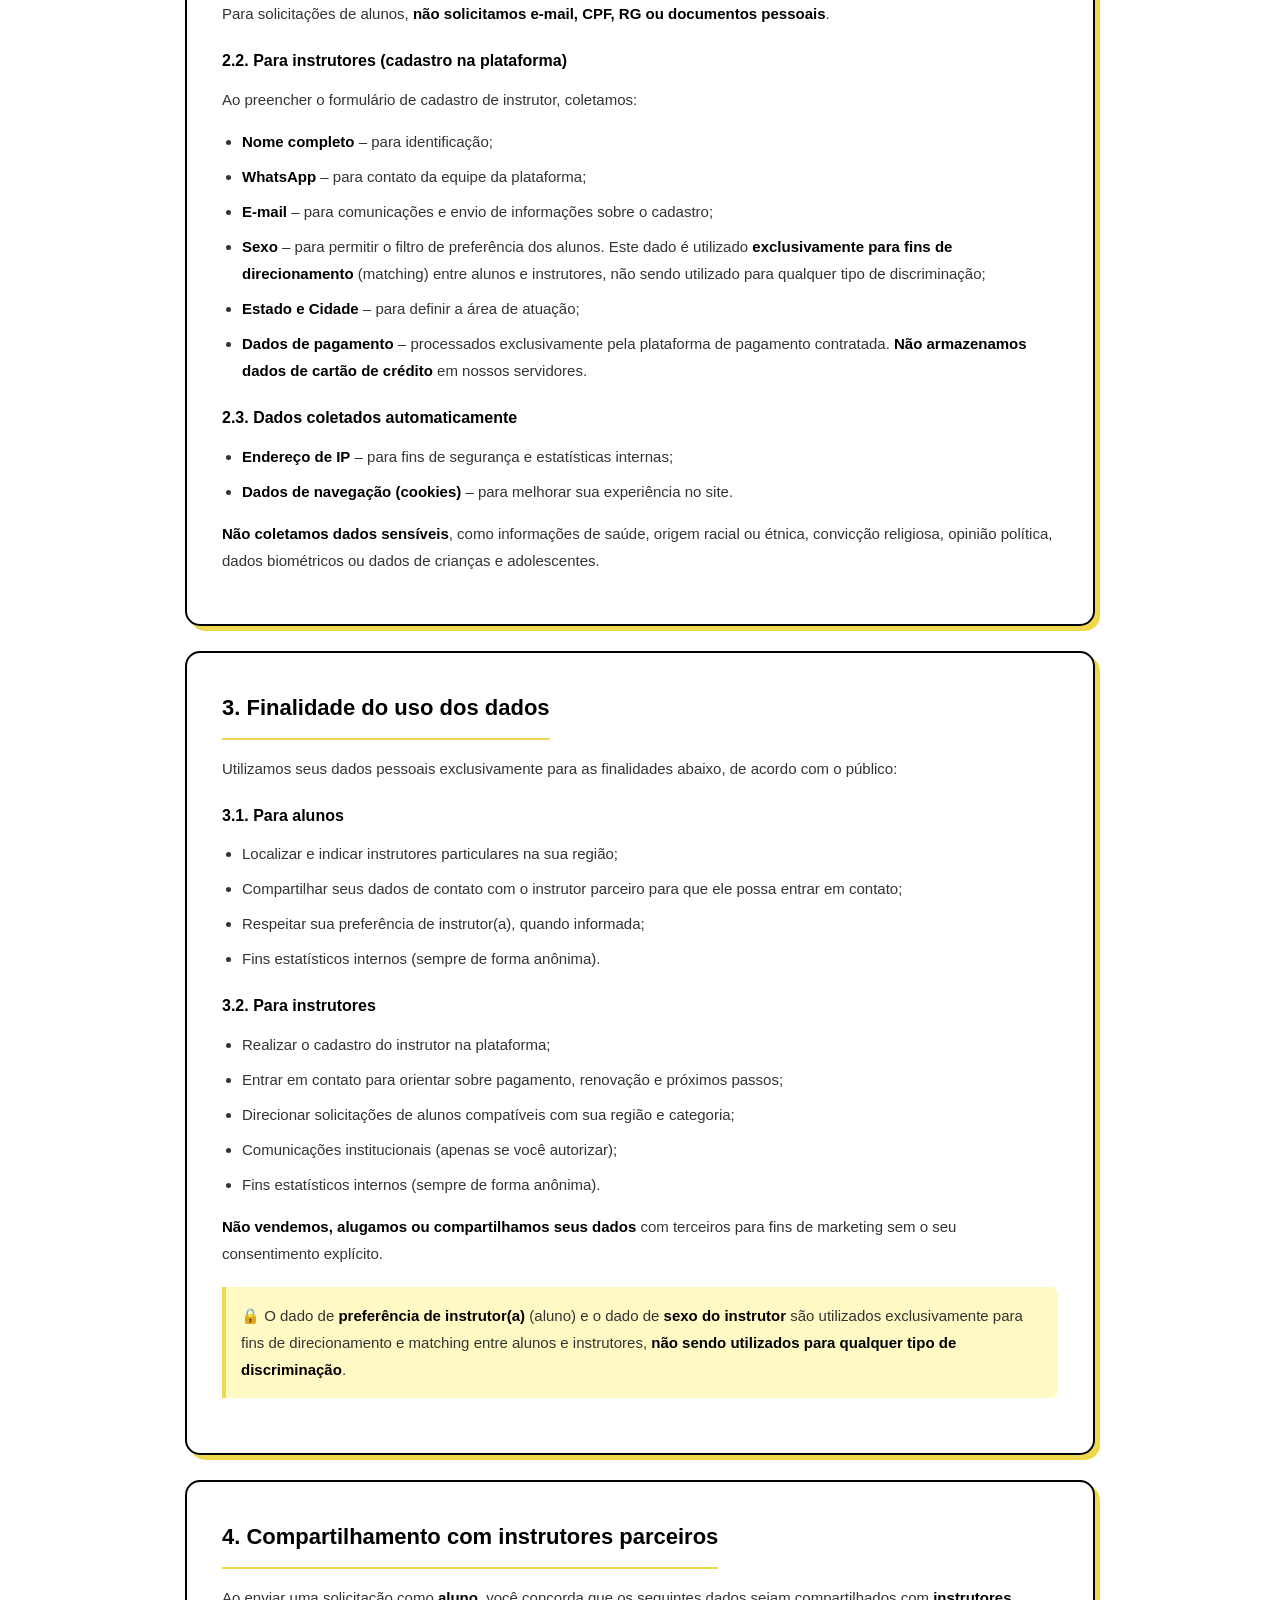
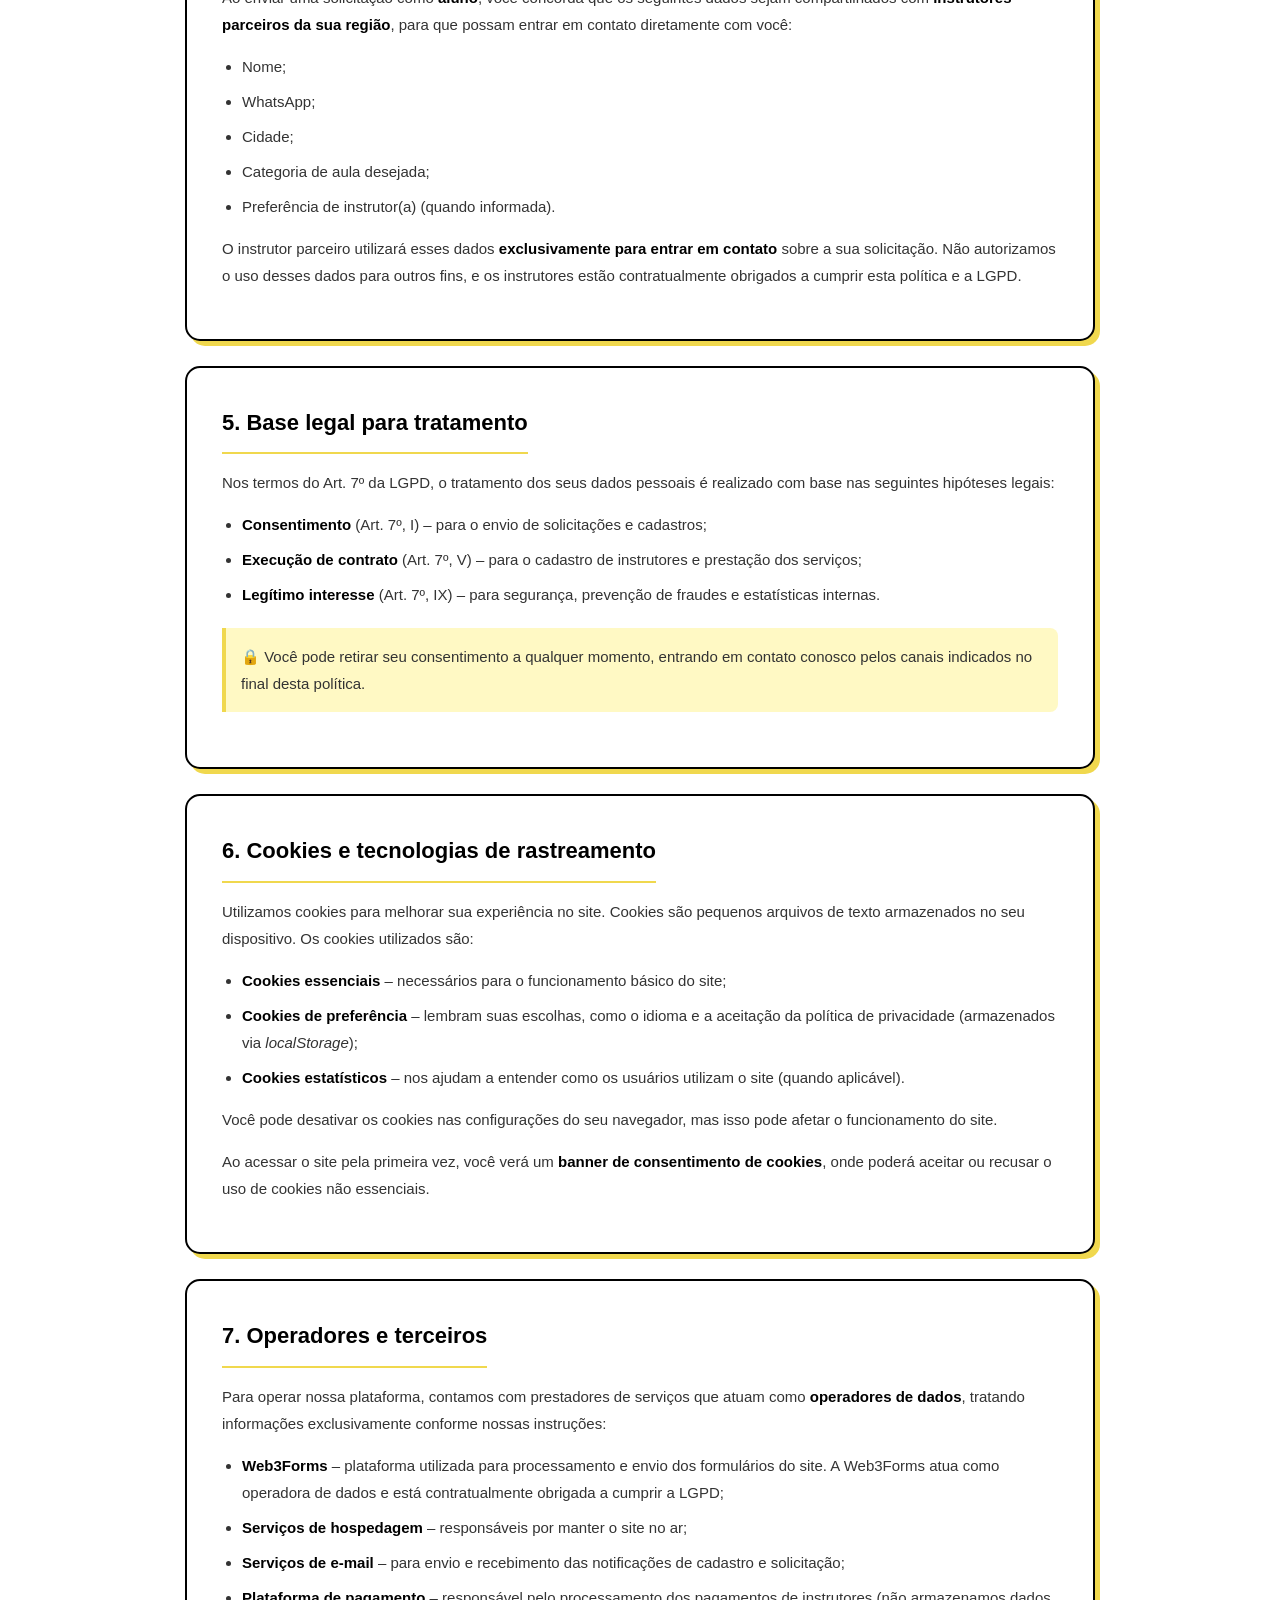
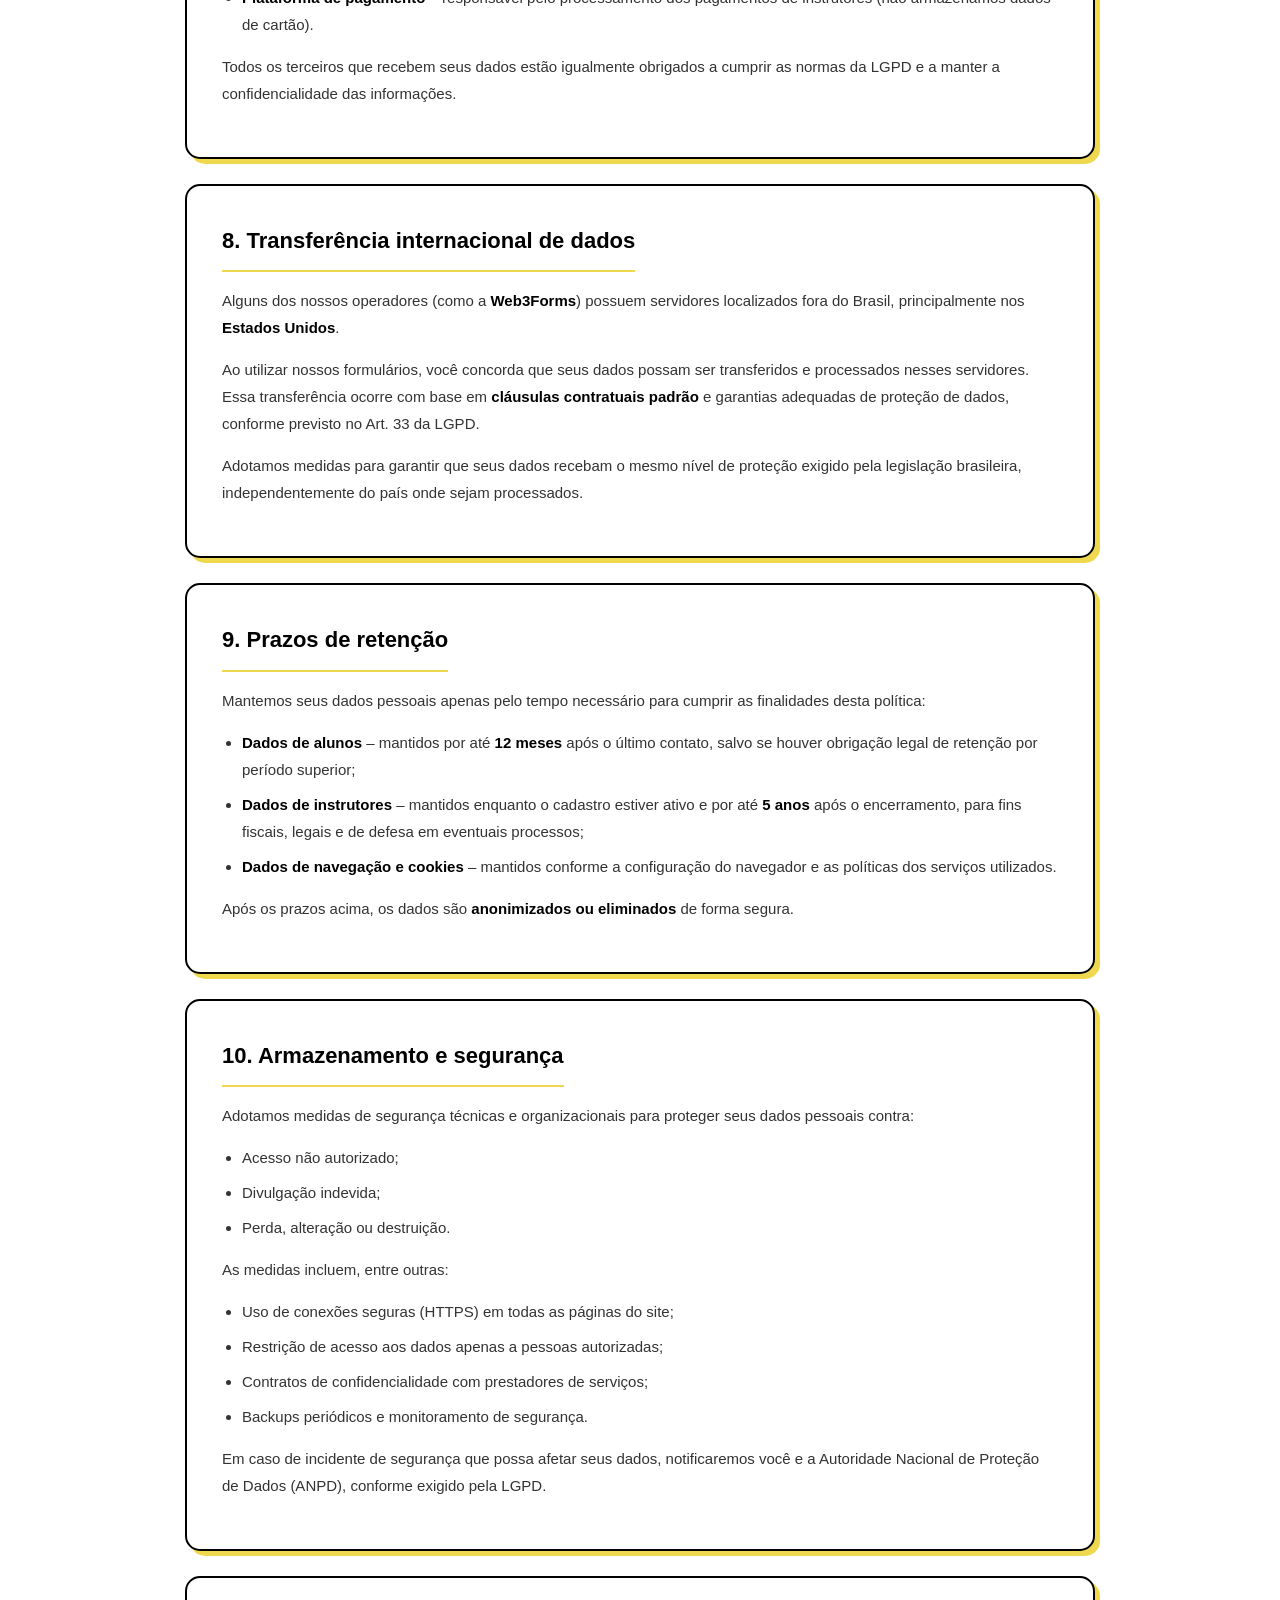
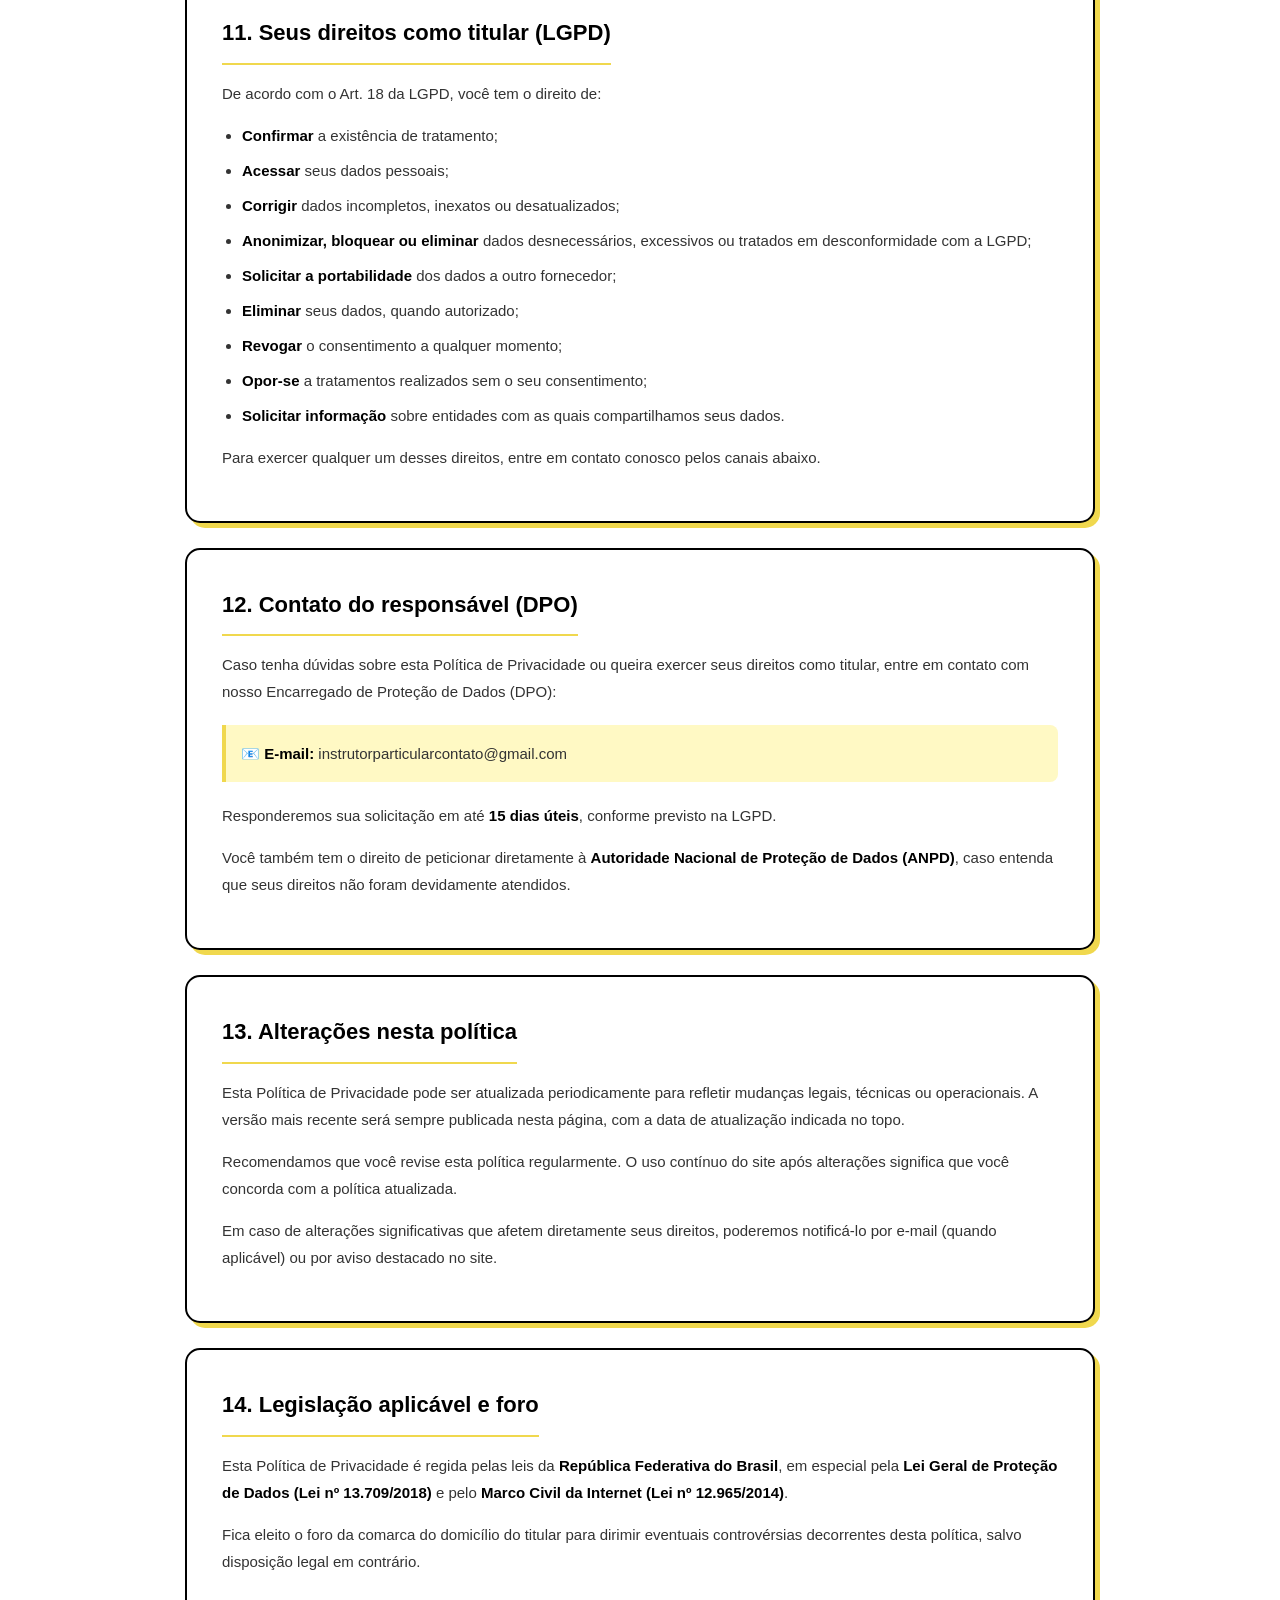
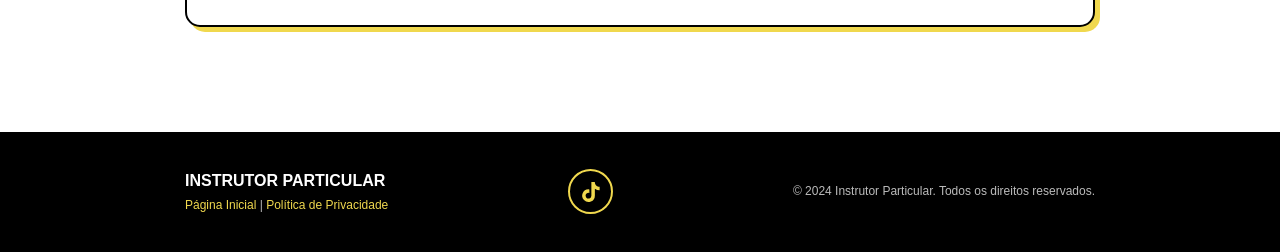
<file: politica-de-privacidade.html>
<!DOCTYPE html>
<html lang="pt-BR">

<head>
    <meta charset="UTF-8">
    <meta name="viewport" content="width=device-width, initial-scale=1.0">
    <meta name="description" content="Política de Privacidade - Instrutor Particular">
    <meta name="robots" content="index, follow">
    <title>Política de Privacidade | Instrutor Particular</title>

    <!-- FAVICON -->
    <link rel="icon" type="image/png" href="logo.png">
    <link rel="apple-touch-icon" href="logo.png">

    <!-- CSS TOPBAR -->
    <link rel="stylesheet" href="login-topbar.css">

    <!-- ========================================
         OPEN GRAPH (REDES SOCIAIS)
    ======================================== -->

    <meta property="og:title" content="Política de Privacidade | Instrutor Particular">
    <meta property="og:description" content="Conheça como coletamos, usamos e protegemos seus dados pessoais em conformidade com a LGPD.">
    <meta property="og:type" content="website">
    <meta property="og:url" content="https://instrutorparticular.com.br/politica-de-privacidade.html">
    <meta property="og:image" content="https://instrutorparticular.com.br/logo.png">
    <meta property="og:locale" content="pt_BR">
    <meta property="og:site_name" content="Instrutor Particular">

    <!-- Twitter Card -->
    <meta name="twitter:card" content="summary_large_image">
    <meta name="twitter:title" content="Política de Privacidade | Instrutor Particular">
    <meta name="twitter:description" content="Conheça como coletamos, usamos e protegemos seus dados pessoais em conformidade com a LGPD.">
    <meta name="twitter:image" content="https://instrutorparticular.com.br/logo.png">

    <style>
        /* ========================================
           RESET
        ======================================== */

        * {
            margin: 0;
            padding: 0;
            box-sizing: border-box;
        }

        html {
            scroll-behavior: smooth;
        }

        body {
            font-family: Arial, Helvetica, sans-serif;
            background: #FFFFFF;
            color: #000000;
            line-height: 1.8;
        }

        /* ========================================
           CONTAINER
        ======================================== */

        .container {
            width: 100%;
            max-width: 950px;
            margin: auto;
            padding: 0 20px;
        }

        /* ========================================
           HEADER
        ======================================== */

        .header {
            background: #F0D84E;
            padding: 35px 0 45px;
            text-align: center;
            border-bottom: 3px solid #000000;
        }

        .logo-area {
            display: flex;
            justify-content: center;
            margin-bottom: 22px;
        }

        .logo-circle {
            width: 150px;
            height: 150px;
            background: #FFFFFF;
            border: 4px solid #000000;
            border-radius: 50%;
            display: flex;
            justify-content: center;
            align-items: center;
            overflow: hidden;
            box-shadow: 5px 5px 0 #000000;
        }

        .logo-circle img {
            width: 100%;
            height: 100%;
            object-fit: cover;
            border-radius: 50%;
        }

        .brand h1 {
            font-size: 30px;
            font-weight: 900;
            letter-spacing: -1px;
        }

        .brand h1 span {
            display: block;
        }

        .brand p {
            margin-top: 4px;
            font-size: 15px;
            font-weight: 600;
        }

        /* ========================================
           CONTEÚDO PRINCIPAL
        ======================================== */

        .main {
            padding: 60px 0 80px;
        }

        .policy-header {
            text-align: center;
            margin-bottom: 50px;
        }

        .policy-header h2 {
            font-size: 38px;
            letter-spacing: -1px;
            margin-bottom: 10px;
        }

        .policy-header p {
            color: #666666;
            font-size: 14px;
        }

        /* ========================================
           BLOCO DE CONTEÚDO
        ======================================== */

        .policy-section {
            background: #FFFFFF;
            border: 2px solid #000000;
            border-radius: 15px;
            padding: 35px;
            margin-bottom: 25px;
            box-shadow: 5px 5px 0 #F0D84E;
        }

        .policy-section h3 {
            font-size: 22px;
            margin-bottom: 15px;
            color: #000000;
            padding-bottom: 10px;
            border-bottom: 2px solid #F0D84E;
            display: inline-block;
        }

        .policy-section h4 {
            font-size: 16px;
            margin: 20px 0 10px;
            color: #000000;
        }

        .policy-section p {
            color: #333333;
            font-size: 15px;
            margin-bottom: 15px;
        }

        .policy-section ul {
            margin-left: 20px;
            margin-bottom: 15px;
        }

        .policy-section ul li {
            margin-bottom: 8px;
            color: #333333;
            font-size: 15px;
        }

        .policy-section strong {
            color: #000000;
        }

        .highlight-box {
            background: #FFF9C4;
            border-left: 4px solid #F0D84E;
            padding: 15px;
            margin: 20px 0;
            border-radius: 0 8px 8px 0;
        }

        .highlight-box p {
            margin: 0;
        }

        /* ========================================
           RODAPÉ
        ======================================== */

        .footer {
            background: #000000;
            color: #FFFFFF;
            padding: 35px 0;
        }

        .footer .container {
            display: flex;
            justify-content: space-between;
            align-items: center;
            gap: 30px;
        }

        .footer strong {
            font-size: 16px;
        }

        .footer p {
            color: #BBBBBB;
            font-size: 12px;
        }

        .copyright {
            text-align: right;
        }

        .footer a {
            color: #F0D84E;
            text-decoration: none;
        }

        .footer a:hover {
            text-decoration: underline;
        }

        /* ========================================
           REDES SOCIAIS (TIKTOK)
        ======================================== */

        .social-links {
            display: flex;
            gap: 10px;
            align-items: center;
        }

        .social-icon {
            display: inline-flex;
            align-items: center;
            justify-content: center;
            width: 45px;
            height: 45px;
            border: 2px solid #F0D84E;
            border-radius: 50%;
            transition: 0.3s;
            background: transparent;
            text-decoration: none;
        }

        .social-icon svg {
            fill: #F0D84E;
            transition: 0.3s;
        }

        .social-icon:hover {
            background: #F0D84E;
            transform: translateY(-3px);
            box-shadow: 0 5px 15px rgba(240, 216, 78, 0.3);
        }

        .social-icon:hover svg {
            fill: #000000;
        }

        /* ========================================
           RESPONSIVO
        ======================================== */

        @media (max-width: 650px) {
            .header {
                padding: 25px 0 35px;
            }

            .logo-circle {
                width: 120px;
                height: 120px;
            }

            .brand h1 {
                font-size: 25px;
            }

            .main {
                padding: 40px 0 60px;
            }

            .policy-header h2 {
                font-size: 28px;
            }

            .policy-section {
                padding: 25px 20px;
                box-shadow: 4px 4px 0 #F0D84E;
            }

            .footer .container {
                flex-direction: column;
                text-align: center;
            }

            .copyright {
                text-align: center;
            }

            .social-links {
                justify-content: center;
            }
        }
    </style>
</head>

<body>

    <!-- ========================================
         TOPBAR DE ACESSO DO INSTRUTOR
    ======================================== -->
    <div class="topbar-instrutor" id="topbarInstrutor">
        <div class="container">
            <div class="topbar-msg">
                <span class="dot"></span>
                Área do Instrutor Parceiro
            </div>
            <div class="topbar-actions">
                <div class="topbar-user">
                    <span class="icon-user">👤</span>
                    <span class="name">Olá, Instrutor</span>
                </div>
                <a href="login.html" class="btn-topbar btn-entrar">🔐 ENTRAR</a>
                <a href="painel.html" class="btn-topbar btn-painel">📊 MEU PAINEL</a>
                <a href="#" class="btn-topbar btn-sair">SAIR</a>
            </div>
        </div>
    </div>

    <!-- ================================
         TOPO
    ================================= -->

    <header class="header">
        <div class="container">
            <div class="logo-area">
                <div class="logo-circle">
                    <img src="logo.png" alt="Instrutor Particular">
                </div>
            </div>
            <div class="brand">
                <h1>INSTRUTOR <span>PARTICULAR</span></h1>
                <p>Encontre um instrutor na sua região</p>
            </div>
        </div>
    </header>

    <!-- ================================
         CONTEÚDO PRINCIPAL
    ================================= -->

    <main class="main">
        <div class="container">

            <!-- CABEÇALHO DA POLÍTICA -->
            <div class="policy-header">
                <h2>Política de Privacidade</h2>
                <p>Última atualização: Setembro de 2026</p>
            </div>

            <!-- SEÇÃO 1 -->
            <div class="policy-section">
                <h3>1. Introdução</h3>
                <p>A <strong>Instrutor Particular</strong> ("nós", "nosso" ou "nossos") respeita a sua privacidade e está comprometida em proteger os dados pessoais que você nos fornece. Esta Política de Privacidade explica como coletamos, usamos, armazenamos, compartilhamos e protegemos suas informações, em conformidade com a <strong>Lei Geral de Proteção de Dados Pessoais (LGPD)</strong> – Lei nº 13.709/2018.</p>
                <p>Ao utilizar nosso site e fornecer seus dados pessoais, você concorda com as práticas descritas nesta política.</p>
                <p>Esta política se aplica a <strong>dois públicos distintos</strong>:</p>
                <ul>
                    <li><strong>Alunos</strong> – pessoas que buscam um instrutor particular;</li>
                    <li><strong>Instrutores</strong> – profissionais que desejam se cadastrar na plataforma.</li>
                </ul>
                <p>As seções abaixo indicam claramente quando uma regra se aplica a cada um desses públicos.</p>
            </div>

            <!-- SEÇÃO 2 -->
            <div class="policy-section">
                <h3>2. Dados que coletamos</h3>

                <h4>2.1. Para alunos (solicitação de instrutor)</h4>
                <p>Ao preencher o formulário de solicitação no site, coletamos apenas os dados necessários para localizar um instrutor na sua região:</p>
                <ul>
                    <li><strong>Nome</strong> – para identificação;</li>
                    <li><strong>WhatsApp</strong> – para que o instrutor parceiro possa entrar em contato;</li>
                    <li><strong>Estado e Cidade</strong> – para localizar instrutores na sua região;</li>
                    <li><strong>Categoria de aula desejada</strong> – para direcionar sua solicitação ao instrutor adequado;</li>
                    <li><strong>Preferência de instrutor(a)</strong> – opcional, para respeitar sua preferência (sem preferência, instrutor homem ou instrutora mulher).</li>
                </ul>
                <p>Para solicitações de alunos, <strong>não solicitamos e-mail, CPF, RG ou documentos pessoais</strong>.</p>

                <h4>2.2. Para instrutores (cadastro na plataforma)</h4>
                <p>Ao preencher o formulário de cadastro de instrutor, coletamos:</p>
                <ul>
                    <li><strong>Nome completo</strong> – para identificação;</li>
                    <li><strong>WhatsApp</strong> – para contato da equipe da plataforma;</li>
                    <li><strong>E-mail</strong> – para comunicações e envio de informações sobre o cadastro;</li>
                    <li><strong>Sexo</strong> – para permitir o filtro de preferência dos alunos. Este dado é utilizado <strong>exclusivamente para fins de direcionamento</strong> (matching) entre alunos e instrutores, não sendo utilizado para qualquer tipo de discriminação;</li>
                    <li><strong>Estado e Cidade</strong> – para definir a área de atuação;</li>
                    <li><strong>Dados de pagamento</strong> – processados exclusivamente pela plataforma de pagamento contratada. <strong>Não armazenamos dados de cartão de crédito</strong> em nossos servidores.</li>
                </ul>

                <h4>2.3. Dados coletados automaticamente</h4>
                <ul>
                    <li><strong>Endereço de IP</strong> – para fins de segurança e estatísticas internas;</li>
                    <li><strong>Dados de navegação (cookies)</strong> – para melhorar sua experiência no site.</li>
                </ul>

                <p><strong>Não coletamos dados sensíveis</strong>, como informações de saúde, origem racial ou étnica, convicção religiosa, opinião política, dados biométricos ou dados de crianças e adolescentes.</p>
            </div>

            <!-- SEÇÃO 3 -->
            <div class="policy-section">
                <h3>3. Finalidade do uso dos dados</h3>
                <p>Utilizamos seus dados pessoais exclusivamente para as finalidades abaixo, de acordo com o público:</p>

                <h4>3.1. Para alunos</h4>
                <ul>
                    <li>Localizar e indicar instrutores particulares na sua região;</li>
                    <li>Compartilhar seus dados de contato com o instrutor parceiro para que ele possa entrar em contato;</li>
                    <li>Respeitar sua preferência de instrutor(a), quando informada;</li>
                    <li>Fins estatísticos internos (sempre de forma anônima).</li>
                </ul>

                <h4>3.2. Para instrutores</h4>
                <ul>
                    <li>Realizar o cadastro do instrutor na plataforma;</li>
                    <li>Entrar em contato para orientar sobre pagamento, renovação e próximos passos;</li>
                    <li>Direcionar solicitações de alunos compatíveis com sua região e categoria;</li>
                    <li>Comunicações institucionais (apenas se você autorizar);</li>
                    <li>Fins estatísticos internos (sempre de forma anônima).</li>
                </ul>

                <p><strong>Não vendemos, alugamos ou compartilhamos seus dados</strong> com terceiros para fins de marketing sem o seu consentimento explícito.</p>

                <div class="highlight-box">
                    <p>🔒 O dado de <strong>preferência de instrutor(a)</strong> (aluno) e o dado de <strong>sexo do instrutor</strong> são utilizados exclusivamente para fins de direcionamento e matching entre alunos e instrutores, <strong>não sendo utilizados para qualquer tipo de discriminação</strong>.</p>
                </div>
            </div>

            <!-- SEÇÃO 4 -->
            <div class="policy-section">
                <h3>4. Compartilhamento com instrutores parceiros</h3>
                <p>Ao enviar uma solicitação como <strong>aluno</strong>, você concorda que os seguintes dados sejam compartilhados com <strong>instrutores parceiros da sua região</strong>, para que possam entrar em contato diretamente com você:</p>
                <ul>
                    <li>Nome;</li>
                    <li>WhatsApp;</li>
                    <li>Cidade;</li>
                    <li>Categoria de aula desejada;</li>
                    <li>Preferência de instrutor(a) (quando informada).</li>
                </ul>
                <p>O instrutor parceiro utilizará esses dados <strong>exclusivamente para entrar em contato</strong> sobre a sua solicitação. Não autorizamos o uso desses dados para outros fins, e os instrutores estão contratualmente obrigados a cumprir esta política e a LGPD.</p>
            </div>

            <!-- SEÇÃO 5 -->
            <div class="policy-section">
                <h3>5. Base legal para tratamento</h3>
                <p>Nos termos do Art. 7º da LGPD, o tratamento dos seus dados pessoais é realizado com base nas seguintes hipóteses legais:</p>
                <ul>
                    <li><strong>Consentimento</strong> (Art. 7º, I) – para o envio de solicitações e cadastros;</li>
                    <li><strong>Execução de contrato</strong> (Art. 7º, V) – para o cadastro de instrutores e prestação dos serviços;</li>
                    <li><strong>Legítimo interesse</strong> (Art. 7º, IX) – para segurança, prevenção de fraudes e estatísticas internas.</li>
                </ul>
                <div class="highlight-box">
                    <p>🔒 Você pode retirar seu consentimento a qualquer momento, entrando em contato conosco pelos canais indicados no final desta política.</p>
                </div>
            </div>

            <!-- SEÇÃO 6 -->
            <div class="policy-section">
                <h3>6. Cookies e tecnologias de rastreamento</h3>
                <p>Utilizamos cookies para melhorar sua experiência no site. Cookies são pequenos arquivos de texto armazenados no seu dispositivo. Os cookies utilizados são:</p>
                <ul>
                    <li><strong>Cookies essenciais</strong> – necessários para o funcionamento básico do site;</li>
                    <li><strong>Cookies de preferência</strong> – lembram suas escolhas, como o idioma e a aceitação da política de privacidade (armazenados via <em>localStorage</em>);</li>
                    <li><strong>Cookies estatísticos</strong> – nos ajudam a entender como os usuários utilizam o site (quando aplicável).</li>
                </ul>
                <p>Você pode desativar os cookies nas configurações do seu navegador, mas isso pode afetar o funcionamento do site.</p>
                <p>Ao acessar o site pela primeira vez, você verá um <strong>banner de consentimento de cookies</strong>, onde poderá aceitar ou recusar o uso de cookies não essenciais.</p>
            </div>

            <!-- SEÇÃO 7 -->
            <div class="policy-section">
                <h3>7. Operadores e terceiros</h3>
                <p>Para operar nossa plataforma, contamos com prestadores de serviços que atuam como <strong>operadores de dados</strong>, tratando informações exclusivamente conforme nossas instruções:</p>
                <ul>
                    <li><strong>Web3Forms</strong> – plataforma utilizada para processamento e envio dos formulários do site. A Web3Forms atua como operadora de dados e está contratualmente obrigada a cumprir a LGPD;</li>
                    <li><strong>Serviços de hospedagem</strong> – responsáveis por manter o site no ar;</li>
                    <li><strong>Serviços de e-mail</strong> – para envio e recebimento das notificações de cadastro e solicitação;</li>
                    <li><strong>Plataforma de pagamento</strong> – responsável pelo processamento dos pagamentos de instrutores (não armazenamos dados de cartão).</li>
                </ul>
                <p>Todos os terceiros que recebem seus dados estão igualmente obrigados a cumprir as normas da LGPD e a manter a confidencialidade das informações.</p>
            </div>

            <!-- SEÇÃO 8 -->
            <div class="policy-section">
                <h3>8. Transferência internacional de dados</h3>
                <p>Alguns dos nossos operadores (como a <strong>Web3Forms</strong>) possuem servidores localizados fora do Brasil, principalmente nos <strong>Estados Unidos</strong>.</p>
                <p>Ao utilizar nossos formulários, você concorda que seus dados possam ser transferidos e processados nesses servidores. Essa transferência ocorre com base em <strong>cláusulas contratuais padrão</strong> e garantias adequadas de proteção de dados, conforme previsto no Art. 33 da LGPD.</p>
                <p>Adotamos medidas para garantir que seus dados recebam o mesmo nível de proteção exigido pela legislação brasileira, independentemente do país onde sejam processados.</p>
            </div>

            <!-- SEÇÃO 9 -->
            <div class="policy-section">
                <h3>9. Prazos de retenção</h3>
                <p>Mantemos seus dados pessoais apenas pelo tempo necessário para cumprir as finalidades desta política:</p>
                <ul>
                    <li><strong>Dados de alunos</strong> – mantidos por até <strong>12 meses</strong> após o último contato, salvo se houver obrigação legal de retenção por período superior;</li>
                    <li><strong>Dados de instrutores</strong> – mantidos enquanto o cadastro estiver ativo e por até <strong>5 anos</strong> após o encerramento, para fins fiscais, legais e de defesa em eventuais processos;</li>
                    <li><strong>Dados de navegação e cookies</strong> – mantidos conforme a configuração do navegador e as políticas dos serviços utilizados.</li>
                </ul>
                <p>Após os prazos acima, os dados são <strong>anonimizados ou eliminados</strong> de forma segura.</p>
            </div>

            <!-- SEÇÃO 10 -->
            <div class="policy-section">
                <h3>10. Armazenamento e segurança</h3>
                <p>Adotamos medidas de segurança técnicas e organizacionais para proteger seus dados pessoais contra:</p>
                <ul>
                    <li>Acesso não autorizado;</li>
                    <li>Divulgação indevida;</li>
                    <li>Perda, alteração ou destruição.</li>
                </ul>
                <p>As medidas incluem, entre outras:</p>
                <ul>
                    <li>Uso de conexões seguras (HTTPS) em todas as páginas do site;</li>
                    <li>Restrição de acesso aos dados apenas a pessoas autorizadas;</li>
                    <li>Contratos de confidencialidade com prestadores de serviços;</li>
                    <li>Backups periódicos e monitoramento de segurança.</li>
                </ul>
                <p>Em caso de incidente de segurança que possa afetar seus dados, notificaremos você e a Autoridade Nacional de Proteção de Dados (ANPD), conforme exigido pela LGPD.</p>
            </div>

            <!-- SEÇÃO 11 -->
            <div class="policy-section">
                <h3>11. Seus direitos como titular (LGPD)</h3>
                <p>De acordo com o Art. 18 da LGPD, você tem o direito de:</p>
                <ul>
                    <li><strong>Confirmar</strong> a existência de tratamento;</li>
                    <li><strong>Acessar</strong> seus dados pessoais;</li>
                    <li><strong>Corrigir</strong> dados incompletos, inexatos ou desatualizados;</li>
                    <li><strong>Anonimizar, bloquear ou eliminar</strong> dados desnecessários, excessivos ou tratados em desconformidade com a LGPD;</li>
                    <li><strong>Solicitar a portabilidade</strong> dos dados a outro fornecedor;</li>
                    <li><strong>Eliminar</strong> seus dados, quando autorizado;</li>
                    <li><strong>Revogar</strong> o consentimento a qualquer momento;</li>
                    <li><strong>Opor-se</strong> a tratamentos realizados sem o seu consentimento;</li>
                    <li><strong>Solicitar informação</strong> sobre entidades com as quais compartilhamos seus dados.</li>
                </ul>
                <p>Para exercer qualquer um desses direitos, entre em contato conosco pelos canais abaixo.</p>
            </div>

            <!-- SEÇÃO 12 -->
            <div class="policy-section">
                <h3>12. Contato do responsável (DPO)</h3>
                <p>Caso tenha dúvidas sobre esta Política de Privacidade ou queira exercer seus direitos como titular, entre em contato com nosso Encarregado de Proteção de Dados (DPO):</p>
                <div class="highlight-box">
                    <p>📧 <strong>E-mail:</strong> instrutorparticularcontato@gmail.com</p>
                </div>
                <p>Responderemos sua solicitação em até <strong>15 dias úteis</strong>, conforme previsto na LGPD.</p>
                <p>Você também tem o direito de peticionar diretamente à <strong>Autoridade Nacional de Proteção de Dados (ANPD)</strong>, caso entenda que seus direitos não foram devidamente atendidos.</p>
            </div>

            <!-- SEÇÃO 13 -->
            <div class="policy-section">
                <h3>13. Alterações nesta política</h3>
                <p>Esta Política de Privacidade pode ser atualizada periodicamente para refletir mudanças legais, técnicas ou operacionais. A versão mais recente será sempre publicada nesta página, com a data de atualização indicada no topo.</p>
                <p>Recomendamos que você revise esta política regularmente. O uso contínuo do site após alterações significa que você concorda com a política atualizada.</p>
                <p>Em caso de alterações significativas que afetem diretamente seus direitos, poderemos notificá-lo por e-mail (quando aplicável) ou por aviso destacado no site.</p>
            </div>

            <!-- SEÇÃO 14 -->
            <div class="policy-section">
                <h3>14. Legislação aplicável e foro</h3>
                <p>Esta Política de Privacidade é regida pelas leis da <strong>República Federativa do Brasil</strong>, em especial pela <strong>Lei Geral de Proteção de Dados (Lei nº 13.709/2018)</strong> e pelo <strong>Marco Civil da Internet (Lei nº 12.965/2014)</strong>.</p>
                <p>Fica eleito o foro da comarca do domicílio do titular para dirimir eventuais controvérsias decorrentes desta política, salvo disposição legal em contrário.</p>
            </div>

        </div>
    </main>

    <!-- ================================
         RODAPÉ
    ================================= -->

    <footer class="footer">
    <div class="container">
        <div>
            <strong>INSTRUTOR PARTICULAR</strong>
            <p>
                <a href="index.html">Página Inicial</a> |
                <a href="politica-de-privacidade.html">Política de Privacidade</a>
            </p>
        </div>
        
        <div class="social-links">
            <a href="https://www.tiktok.com/@instrutorparticularofc" target="_blank" rel="noopener noreferrer" class="social-icon tiktok" aria-label="TikTok">
                <svg width="24" height="24" viewBox="0 0 24 24" fill="currentColor" xmlns="http://www.w3.org/2000/svg">
                    <path d="M19.59 6.69a4.83 4.83 0 0 1-3.77-4.25V2h-3.45v13.67a2.89 2.89 0 0 1-5.2 1.74 2.89 2.89 0 0 1 2.31-4.64 2.93 2.93 0 0 1 .88.13V9.4a6.84 6.84 0 0 0-1-.05A6.33 6.33 0 0 0 5 20.1a6.34 6.34 0 0 0 10.86-4.43v-7a8.16 8.16 0 0 0 4.77 1.52v-3.4a4.85 4.85 0 0 1-1-.1z"/>
                </svg>
            </a>
        </div>
        
        <p class="copyright">© 2024 Instrutor Particular. Todos os direitos reservados.</p>
    </div>
    </footer>

    <!-- TOPBAR INSTRUTOR -->
    <script src="login-topbar.js"></script>

</body>

</html>
</file>
<file: style.css>
/* ========================================
   RESET
======================================== */

* {
    margin: 0;
    padding: 0;
    box-sizing: border-box;
}

html {
    scroll-behavior: smooth;
}

body {
    font-family: Arial, Helvetica, sans-serif;
    background: #FFFFFF;
    color: #000000;
    line-height: 1.6;
}

/* ========================================
   CONTAINER
======================================== */

.container {
    width: 100%;
    max-width: 1150px;
    margin: auto;
    padding: 0 20px;
}

/* ========================================
   HEADER
======================================== */

.header {
    background: #F0D84E;
    padding: 35px 0 45px;
    text-align: center;
}

.logo-area {
    display: flex;
    justify-content: center;
    margin-bottom: 22px;
}

.logo-circle {
    width: 200px;
    height: 200px;
    background: #FFFFFF;
    border: 4px solid #000000;
    border-radius: 50%;
    display: flex;
    justify-content: center;
    align-items: center;
    overflow: hidden;
    box-shadow: 5px 5px 0 #000000;
}

.logo-circle img {
    width: 100%;
    height: 100%;
    object-fit: cover;
    border-radius: 50%;
}

.brand h1 {
    font-size: 30px;
    font-weight: 900;
    letter-spacing: -1px;
}

.brand h1 span {
    display: block;
}

.brand p {
    margin-top: 4px;
    font-size: 15px;
    font-weight: 600;
}

/* ========================================
   HERO
======================================== */

.hero {
    background: #FFFFFF;
    padding: 80px 0;
}

.hero-container {
    display: grid;
    grid-template-columns: 1fr 470px;
    gap: 80px;
    align-items: center;
}

.hero-content {
    max-width: 560px;
}

.badge {
    display: inline-block;
    background: #000000;
    color: #F0D84E;
    padding: 8px 15px;
    border-radius: 50px;
    font-size: 12px;
    font-weight: 900;
    letter-spacing: 1px;
    margin-bottom: 20px;
}

.hero h2 {
    font-size: 52px;
    line-height: 1.05;
    letter-spacing: -2px;
    margin-bottom: 25px;
}

.hero h2 strong {
    display: block;
    background: #F0D84E;
    padding: 0 8px;
    width: fit-content;
}

.hero-content > p {
    color: #666666;
    font-size: 18px;
    max-width: 500px;
}

/* ========================================
   FEATURES
======================================== */

.hero-features {
    margin-top: 30px;
    display: flex;
    flex-direction: column;
    gap: 10px;
    font-weight: 700;
}

.hero-features div {
    display: flex;
    align-items: center;
    gap: 8px;
}

/* ========================================
   FORM CARD
======================================== */

.form-card {
    background: #FFFFFF;
    border: 3px solid #000000;
    border-radius: 20px;
    padding: 32px;
    box-shadow: 10px 10px 0 #F0D84E;
}

.form-header {
    display: flex;
    align-items: center;
    gap: 15px;
    margin-bottom: 25px;
}

.form-number {
    width: 45px;
    height: 45px;
    background: #F0D84E;
    border-radius: 50%;
    display: flex;
    align-items: center;
    justify-content: center;
    font-weight: 900;
}

.form-header h3 {
    font-size: 23px;
}

.form-header p {
    color: #666666;
    font-size: 13px;
}

/* ========================================
   FORMULÁRIO
======================================== */

.form-group {
    margin-bottom: 17px;
}

.form-group label {
    display: block;
    font-size: 13px;
    font-weight: 900;
    margin-bottom: 7px;
}

.form-group input,
.form-group select {
    width: 100%;
    height: 50px;
    padding: 0 14px;
    border: 2px solid #000000;
    border-radius: 9px;
    background: #F7F7F7;
    color: #000000;
    font-size: 14px;
    outline: none;
    transition: 0.2s;
}

.form-group input:focus,
.form-group select:focus {
    background: #FFFFFF;
    box-shadow: 4px 4px 0 #F0D84E;
}

.form-group select:disabled {
    background: #EEEEEE;
    color: #777777;
}

/* ========================================
   TERMOS
======================================== */

.terms {
    display: flex;
    gap: 9px;
    align-items: flex-start;
    margin: 20px 0;
}

.terms input {
    width: 17px;
    height: 17px;
    margin-top: 3px;
    accent-color: #000000;
}

.terms label {
    font-size: 11px;
    color: #666666;
}

/* ========================================
   BOTÃO
======================================== */

#submitButton {
    width: 100%;
    height: 55px;
    border: 3px solid #000000;
    border-radius: 9px;
    background: #000000;
    color: #FFFFFF;
    font-size: 14px;
    font-weight: 900;
    cursor: pointer;
    display: flex;
    align-items: center;
    justify-content: center;
    gap: 12px;
    transition: 0.2s;
}

#submitButton:hover {
    background: #F0D84E;
    color: #000000;
    transform: translate(-2px, -2px);
    box-shadow: 5px 5px 0 #000000;
}

#submitButton:disabled {
    opacity: 0.7;
    cursor: not-allowed;
}

.arrow {
    font-size: 20px;
}

.privacy {
    text-align: center;
    margin-top: 13px;
    font-size: 10px;
    color: #777777;
}

/* ========================================
   COMO FUNCIONA
======================================== */

.how {
    background: #F7F7F7;
    padding: 80px 0;
}

.section-title {
    text-align: center;
    margin-bottom: 50px;
}

.section-title span {
    background: #F0D84E;
    padding: 6px 12px;
    font-size: 11px;
    font-weight: 900;
}

.section-title h2 {
    margin-top: 15px;
    font-size: 35px;
}

/* ========================================
   STEPS
======================================== */

.steps {
    display: grid;
    grid-template-columns: repeat(3, 1fr);
    gap: 25px;
}

.step {
    background: #FFFFFF;
    border: 2px solid #000000;
    border-radius: 15px;
    padding: 30px;
    text-align: center;
}

.step-number {
    width: 55px;
    height: 55px;
    margin: 0 auto 20px;
    border-radius: 50%;
    background: #F0D84E;
    border: 2px solid #000000;
    display: flex;
    align-items: center;
    justify-content: center;
    font-weight: 900;
}

.step h3 {
    margin-bottom: 10px;
}

.step p {
    color: #666666;
    font-size: 14px;
}

/* ========================================
   CTA
======================================== */

.cta {
    background: #F0D84E;
    text-align: center;
    padding: 70px 0;
}

.cta h2 {
    font-size: 38px;
    margin-bottom: 10px;
}

.cta p {
    margin-bottom: 25px;
}

.cta-button {
    display: inline-block;
    background: #000000;
    color: #FFFFFF;
    padding: 15px 25px;
    border-radius: 8px;
    text-decoration: none;
    font-weight: 900;
    border: 3px solid #000000;
    transition: 0.2s;
}

.cta-button:hover {
    background: #FFFFFF;
    color: #000000;
}

/* ========================================
   FOOTER
======================================== */

.footer {
    background: #000000;
    color: #FFFFFF;
    padding: 35px 0;
}

.footer .container {
    display: flex;
    justify-content: space-between;
    align-items: center;
    gap: 30px;
}

.footer strong {
    font-size: 16px;
}

.footer p {
    color: #BBBBBB;
    font-size: 12px;
}

.copyright {
    text-align: right;
}

/* ========================================
   RESPONSIVO
======================================== */

@media (max-width: 900px) {
    .hero-container {
        grid-template-columns: 1fr;
        gap: 50px;
    }

    .hero-content {
        max-width: 700px;
        margin: auto;
        text-align: center;
    }

    .hero h2 {
        font-size: 44px;
    }

    .hero h2 strong {
        margin: auto;
    }

    .hero-content > p {
        margin: auto;
    }

    .hero-features {
        align-items: center;
    }

    .form-card {
        max-width: 550px;
        width: 100%;
        margin: auto;
    }
}

@media (max-width: 650px) {
    .header {
        padding: 25px 0 35px;
    }

    .logo-circle {
        width: 150px;
        height: 150px;
    }

    .brand h1 {
        font-size: 25px;
    }

    .hero {
        padding: 55px 0;
    }

    .hero h2 {
        font-size: 36px;
    }

    .hero-content > p {
        font-size: 16px;
    }

    .form-card {
        padding: 23px 18px;
        box-shadow: 6px 6px 0 #F0D84E;
    }

    .steps {
        grid-template-columns: 1fr;
    }

    .section-title h2 {
        font-size: 28px;
    }

    .cta h2 {
        font-size: 30px;
    }

    .footer .container {
        flex-direction: column;
        text-align: center;
    }

    .copyright {
        text-align: center;
    }
}
/* ========================================
   REDES SOCIAIS NO FOOTER
======================================== */

.social-links {
    display: flex;
    gap: 10px;
    align-items: center;
}

.social-icon {
    display: flex;
    align-items: center;
    justify-content: center;
    width: 40px;
    height: 40px;
    border-radius: 50%;
    border: 2px solid #FFFFFF;
    color: #FFFFFF;
    text-decoration: none;
    transition: 0.3s;
}

.social-icon:hover {
    background: #F0D84E;
    border-color: #F0D84E;
    color: #000000;
    transform: translateY(-3px);
}

/* Ícone TikTok específico */
.social-icon.tiktok {
    background: #000000;
}

.social-icon.tiktok:hover {
    background: #F0D84E;
    border-color: #F0D84E;
}

/* Responsivo */
@media (max-width: 650px) {
    .footer .container {
        flex-direction: column;
        gap: 20px;
    }
    
    .social-links {
        justify-content: center;
    }
}
</file>
<file: login-topbar.css>
/* ========================================
   ÁREA DE ACESSO DO INSTRUTOR (TOPO)
======================================== */

.topbar-instrutor {
    background: #000000;
    color: #FFFFFF;
    padding: 10px 0;
    font-size: 13px;
    border-bottom: 3px solid #F0D84E;
}

.topbar-instrutor .container {
    display: flex;
    justify-content: space-between;
    align-items: center;
    gap: 15px;
    flex-wrap: wrap;
}

.topbar-instrutor .topbar-msg {
    display: flex;
    align-items: center;
    gap: 8px;
    color: #CCCCCC;
    font-size: 12px;
    font-weight: 600;
    letter-spacing: 0.3px;
}

.topbar-instrutor .topbar-msg .dot {
    width: 8px;
    height: 8px;
    background: #F0D84E;
    border-radius: 50%;
    display: inline-block;
    animation: pulse-dot 2s infinite;
}

@keyframes pulse-dot {
    0%, 100% { opacity: 1; }
    50% { opacity: 0.4; }
}

.topbar-instrutor .topbar-actions {
    display: flex;
    gap: 10px;
    align-items: center;
}

.topbar-instrutor .topbar-user {
    display: none;
    align-items: center;
    gap: 8px;
    color: #FFFFFF;
    font-weight: 700;
    font-size: 12px;
}

.topbar-instrutor .topbar-user .icon-user {
    width: 26px;
    height: 26px;
    background: #F0D84E;
    color: #000000;
    border-radius: 50%;
    display: flex;
    align-items: center;
    justify-content: center;
    font-size: 12px;
    font-weight: 900;
}

.topbar-instrutor .btn-topbar {
    display: inline-flex;
    align-items: center;
    gap: 6px;
    padding: 7px 14px;
    border-radius: 6px;
    font-size: 11px;
    font-weight: 900;
    letter-spacing: 0.5px;
    text-decoration: none;
    cursor: pointer;
    transition: 0.2s;
    border: 2px solid #F0D84E;
    text-transform: uppercase;
    white-space: nowrap;
}

.topbar-instrutor .btn-topbar.btn-entrar {
    background: #F0D84E;
    color: #000000;
}

.topbar-instrutor .btn-topbar.btn-entrar:hover {
    background: #FFFFFF;
    border-color: #FFFFFF;
    transform: translateY(-2px);
}

.topbar-instrutor .btn-topbar.btn-painel {
    background: #F0D84E;
    color: #000000;
    display: none;
}

.topbar-instrutor .btn-topbar.btn-painel:hover {
    background: #FFFFFF;
    border-color: #FFFFFF;
    transform: translateY(-2px);
}

.topbar-instrutor .btn-topbar.btn-sair {
    background: transparent;
    color: #F0D84E;
    display: none;
}

.topbar-instrutor .btn-topbar.btn-sair:hover {
    background: #F0D84E;
    color: #000000;
}

/* Responsivo */
@media (max-width: 650px) {
    .topbar-instrutor {
        padding: 8px 0;
    }

    .topbar-instrutor .topbar-msg {
        display: none;
    }

    .topbar-instrutor .container {
        justify-content: center;
    }

    .topbar-instrutor .topbar-user {
        font-size: 11px;
    }

    .topbar-instrutor .btn-topbar {
        padding: 6px 10px;
        font-size: 10px;
    }
}
</file>
